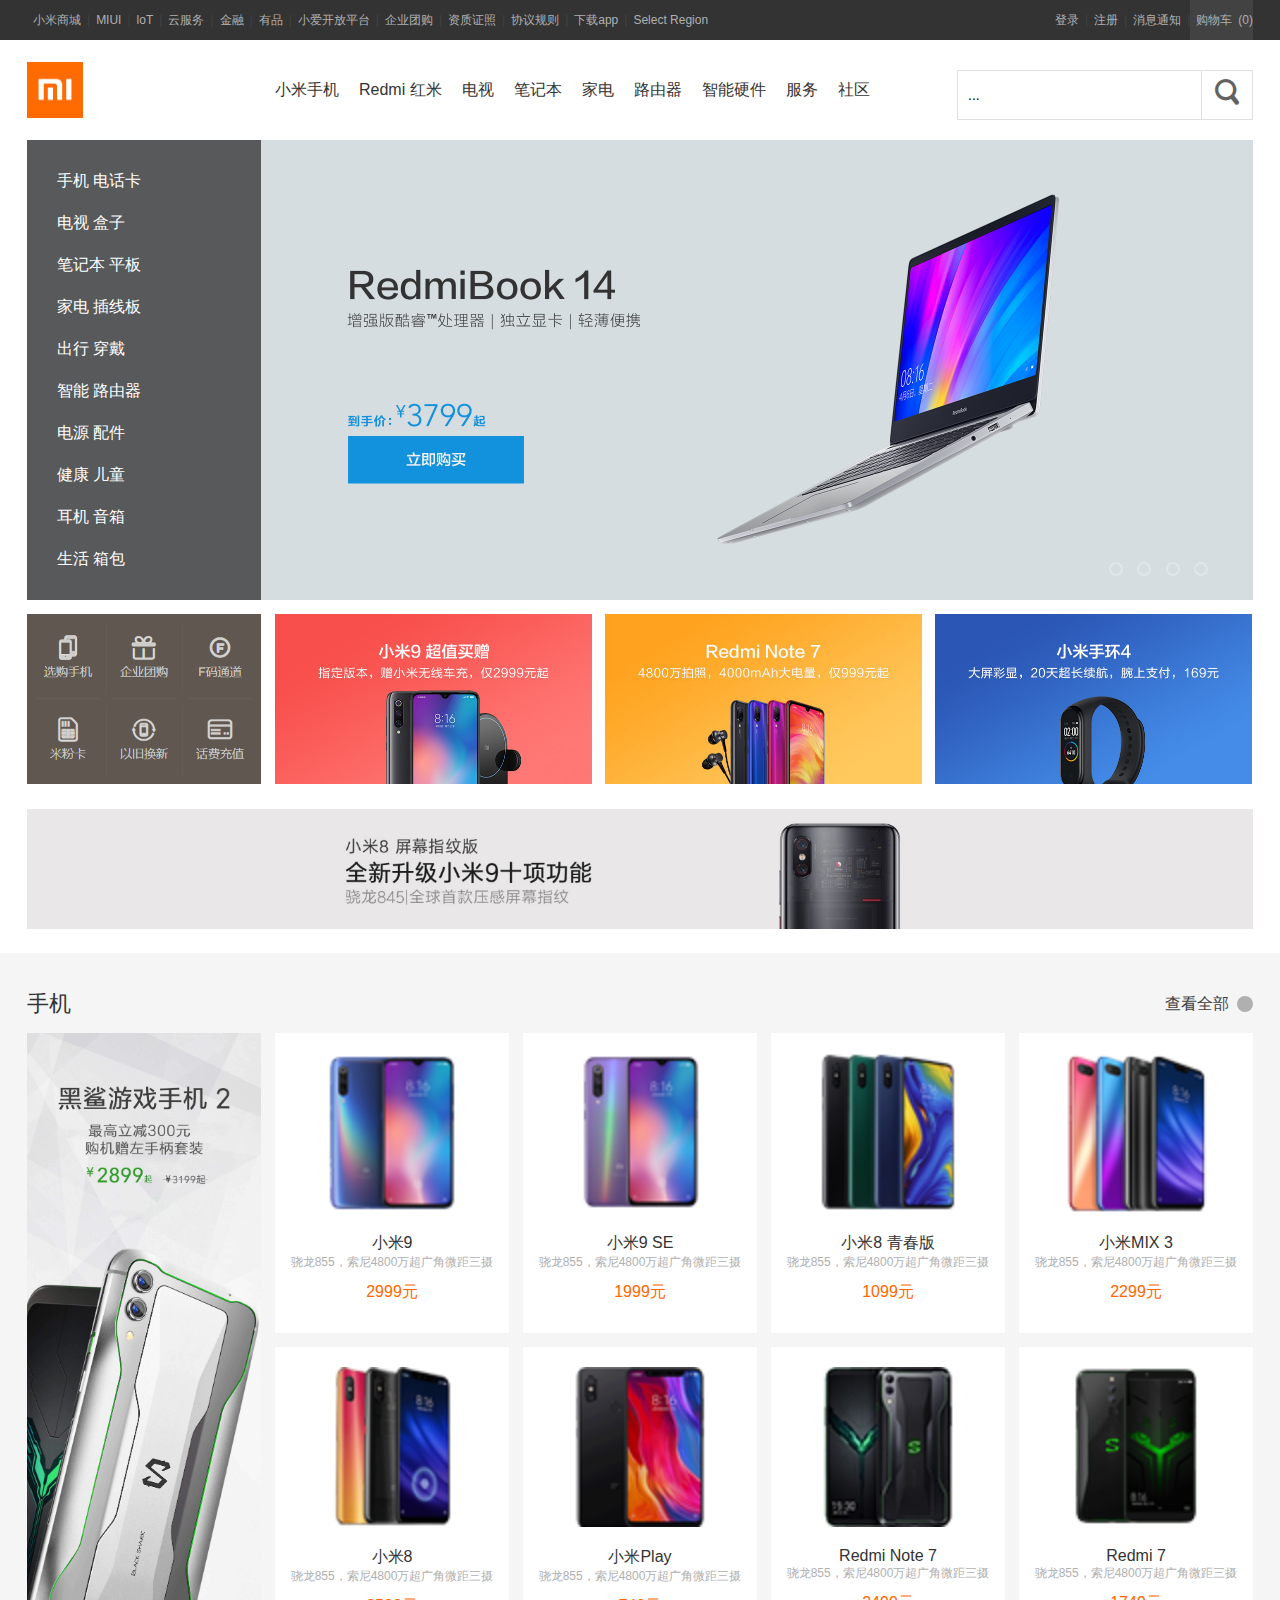
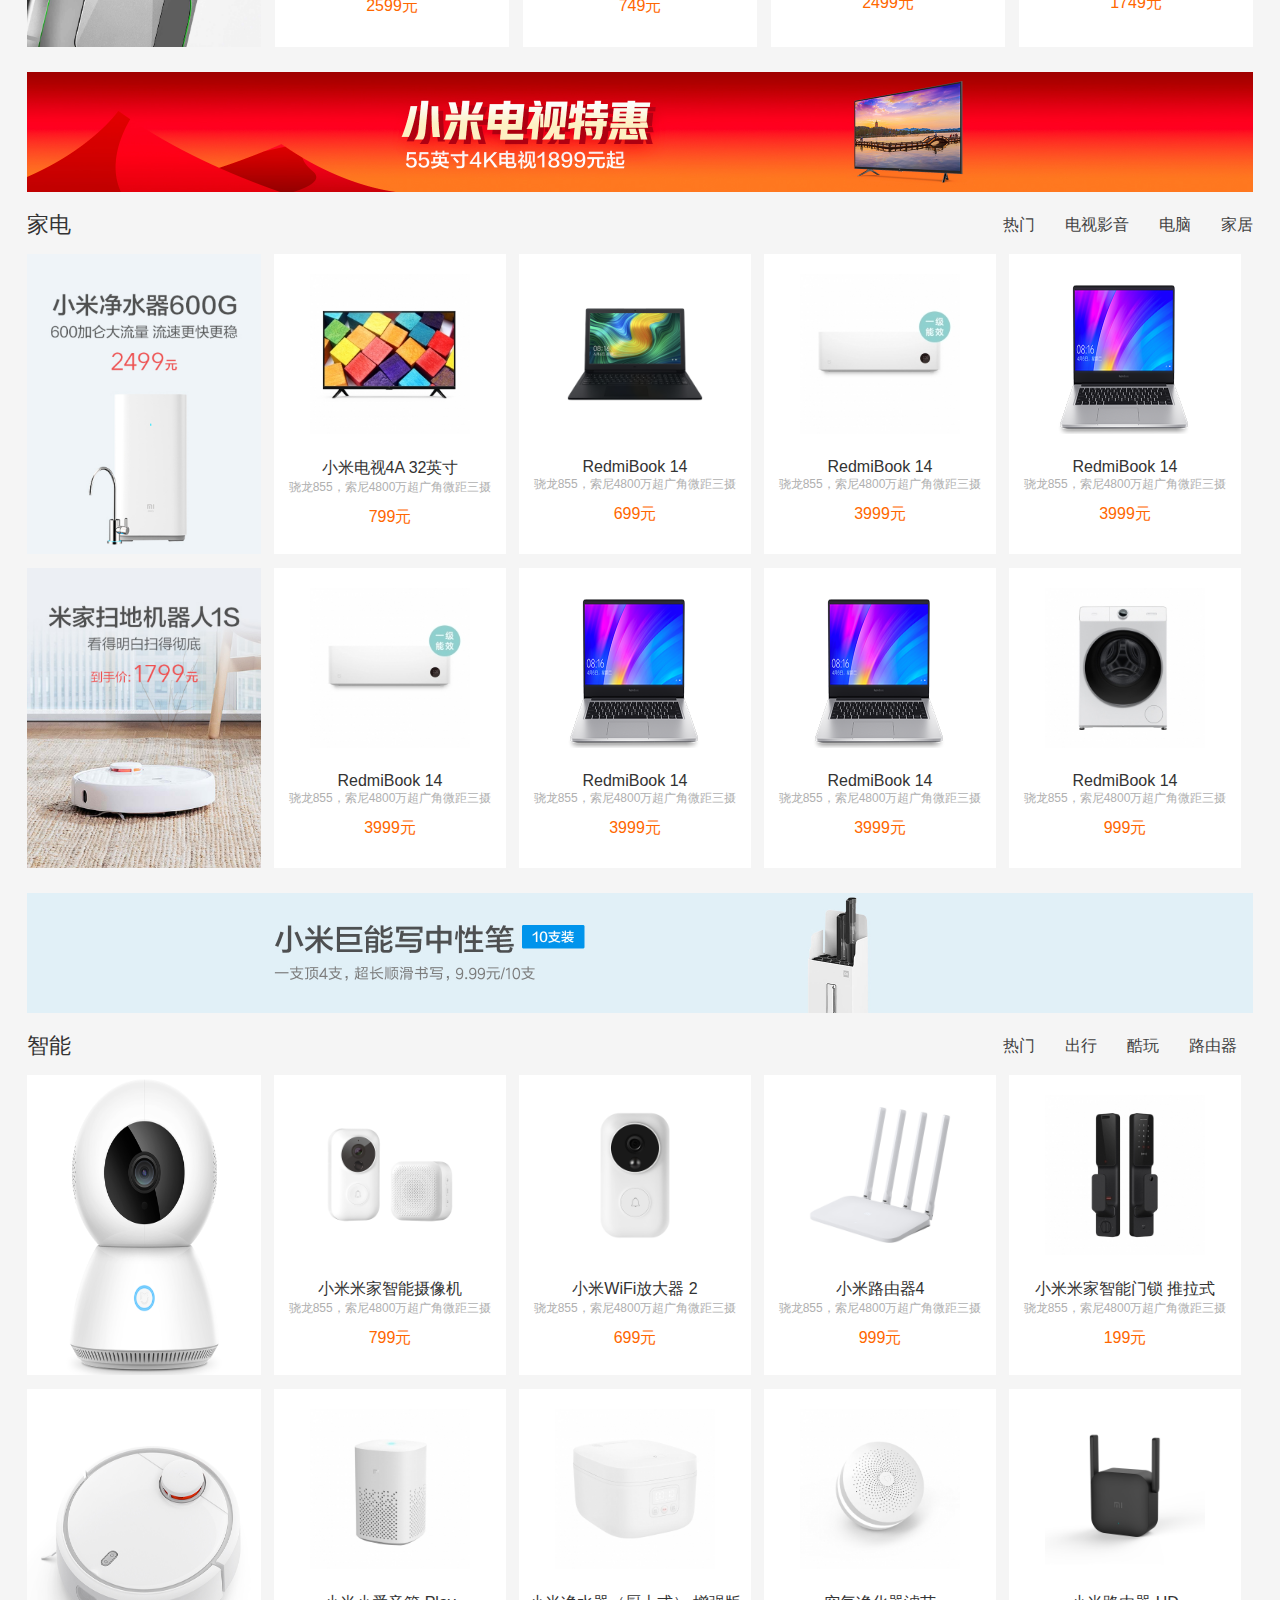
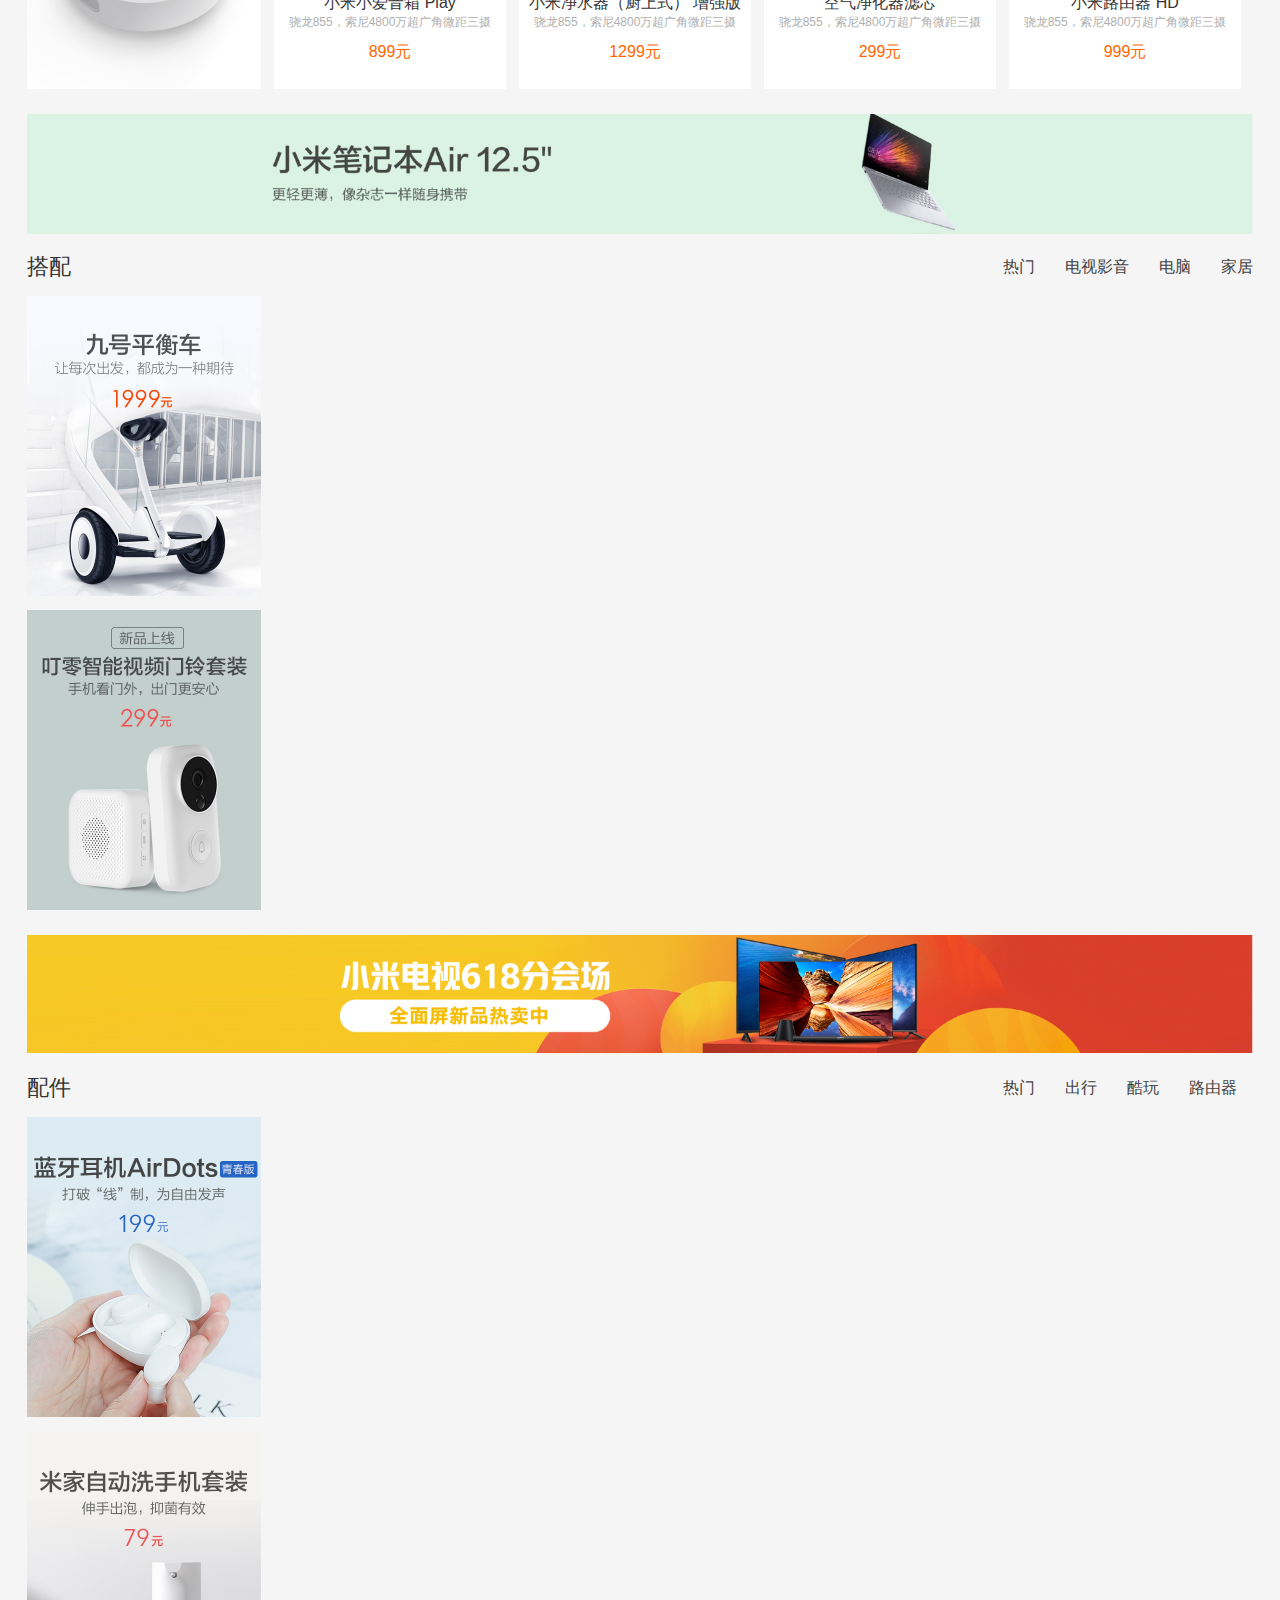
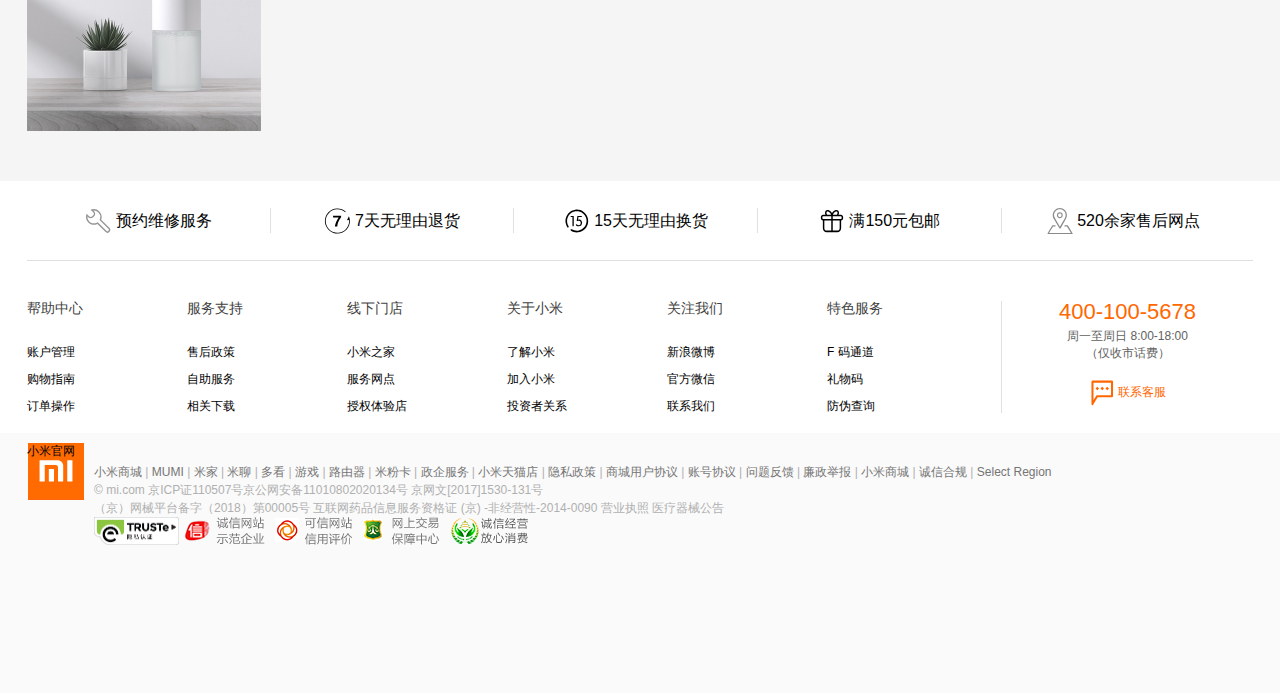
<file: html/index.html>
<!DOCTYPE html>
<html lang="en">

<head>
    <meta charset="UTF-8">
    <meta name="viewport" content="width=device-width, initial-scale=1.0">
    <meta http-equiv="X-UA-Compatible" content="ie=edge">
    <title>Document</title>
    <link href="../css/index.css" rel="stylesheet" type="text/css">
    <style type="text/css">
        .icon {
            width: 26px;
            height: 26px;
            fill: currentColor;
            overflow: hidden;
            line-height: 26px;
            display: inline-block;
            vertical-align: top;
        }

        .i {
            width: 26px;
            height: 26px;
            fill: currentColor;
            overflow: hidden;
            line-height: 20px;
            display: inline-block;
            vertical-align: middle;
        }
    </style>
</head>

<body>
    <!-- 导航部分 -->
    <div class="bg_nav clearfix">
        <div class="_nav">
            <div class="nav banline">
                <ul class="nav_l">
                    <li><a href="">小米商城</a><span>|</span></li>
                    <li><a href="">MIUI</a><span>|</span></li>
                    <li><a href="">loT</a><span>|</span></li>
                    <li><a href="">云服务</a><span>|</span></li>
                    <li><a href="">金融</a><span>|</span></li>
                    <li><a href="">有品</a><span>|</span></li>
                    <li><a href="">小爱开放平台</a><span>|</span></li>
                    <li><a href="">企业团购</a><span>|</span></li>
                    <li><a href="">资质证照</a><span>|</span></li>
                    <li><a href="">协议规则</a><span>|</span></li>
                    <li><a href="">下载app</a><span>|</span></li>
                    <li><a href="">Select Region</a></li>
                </ul>
                <ul class="nav_r">
                    <li><a href="login.html" id="login">登录</a><span>|</span></li>
                    <li><a href=register.html" id="register">注册</a><span>|</span></li>
                    <li><a href="">消息通知</a><span>|</span></li>
                    <!-- 购物车 -->
                    <li class="shop_car">
                        <a href="shopcar.html">购物车<span class="price">(0)</span></a>
    
                        <ul class="shop ">
                            <li></li>
                        </ul>
    
                    </li>
                </ul>
            </div>
        </div>
        <!-- 导航第二层 -->
        <div class="header">
            <div class="container banline">
                <div class="logo">
                    <a href="//www.mi.com/index.html" title="小米官网" alt="">
                        <img src="../images/logo-footer.png">
                    </a>
                </div>
                <ul class="h_nav">
                    <li><a href="">小米手机</a></li>
                    <li><a href="">Redmi 红米</a></li>
                    <li><a href="">电视</a></li>
                    <li><a href="">笔记本</a></li>
                    <li><a href="">家电</a></li>
                    <li><a href="">路由器</a></li>
                    <li><a href="">智能硬件</a></li>
                    <li><a href="">服务</a></li>
                    <li><a href="">社区</a></li>
                </ul>
               
                <!-- 导航第二层右边部分 -->
                <div class="h_form">
                    <form action="" method="GET" id="m_search" class="m_sear"></form>

                    <input type="text" id="search" name="" class="search_text" value="...">
                    <button id="btn" class="s_btn"><a href=""><img src="../images/search.png"></a></button>
                    </form>
                    <!--  搜索框 -->
                    <div class="se_list">
                        <ul class="search_list">
                            <li><a href="javascript::">小米 9</a></li>
                            <li><a href="javascript::">Redmi K20 pro</a></li>
                            <li><a href="javascript::">Redmi K20</a></li>
                            <li><a href="javascript::">Redmi Note 7 pro</a></li>
                            <li><a href="javascript::">Redmi Note 7</a></li>
                            <li><a href="javascript::">小米电视4c</a></li>
                            <li><a href="javascript::">电视32英寸</a></li>
                            <li><a href="javascript::">笔记本Pro</a></li>
                            <li><a href="javascript::">小爱音箱</a></li>
                            <li><a href="javascript::">净水器</a></li>
                        </ul>
                    </div>
                </div>
            </div>
            <div id="nav_card">
                <ul class="p_card banline">
                    <!-- <li class="first">
                        <a id="card_phone " href=""><img src="../images/pic_002.png" alt=""></a>
                        <div class="card_title">小米9</div>
                        <p class="price card_p">2999元</p>
                    </li> -->


                </ul>
            </div>
        </div>
        <!-- 轮播部分 -->
        <div class="ban clearfix">
            <div class="box banline">
                <ul class="banner ">
                    <li><a href=""><img src="../images/pic_067.jpg" alt=""></a></li>
                    <li><a href=""><img src="../images/pic_068.jpg" alt=""></a></li>
                    <li><a href=""><img src="../images/pic_069.jpg" alt=""></a></li>
                    <li><a href=""><img src="../images/pic_070.jpg" alt=""></a></li>
                </ul>
                <ul class="title">
                    <li><a href="" class="current"></a></li>
                    <li><a href=""></a></li>
                    <li><a href=""></a></li>
                    <li><a href=""></a></li>
                </ul>
                <ol class="categroy">
                    <li id="pho"><a href="">手机 电话卡</a> </li>
                    <li><a href="">电视 盒子</a></li>
                    <li><a href="">笔记本 平板</a></li>
                    <li><a href="">家电 插线板</a></li>
                    <li><a href="">出行 穿戴</a></li>
                    <li><a href="">智能 路由器</a></li>
                    <li><a href="">电源 配件</a></li>
                    <li><a href="">健康 儿童</a></li>
                    <li><a href="">耳机 音箱</a></li>
                    <li><a href="">生活 箱包</a></li>
                </ol>
                <div class="ban_card " id="phe">
                    <ul>
                        <li>
                            <a href=""><img src="../images/pic_002.png" alt=""></a>
                            <span>小米 9</span>
                        </li>
                        <li>
                            <a href=""><img src="../images/pic_003.png" alt=""></a>
                            <span>小米 8</span>
                        </li>
                        <li>
                            <a href=""><img src="../images/pic_004.png" alt=""></a>
                            <span>小米 9 pro</span>
                        </li>
                        <li>
                            <a href=""><img src="../images/pic_005.png" alt=""></a>
                            <span>小米 Note 7</span>
                        </li>
                        <li>
                            <a href=""><img src="../images/pic_006.png" alt=""></a>
                            <span>小米 Note 7 pro</span>
                        </li>
                        <li>
                            <a href=""><img src="../images/pic_007.png" alt=""></a>
                            <span>小米 Mix3</span>
                        </li>
                        <li>
                            <a href=""><img src="../images/pic_008.png" alt=""></a>
                            <span>小米 2s</span>
                        </li>

                    </ul>
                    <ul>
                        <li>
                            <a href=""><img src="../images/pic_003.png" alt=""></a>
                            <span>小米 8</span>
                        </li>

                        <li>
                            <a href=""><img src="../images/pic_004.png" alt=""></a>
                            <span>小米 9 pro</span>
                        </li>
                        <li>
                            <a href=""><img src="../images/pic_002.png" alt=""></a>
                            <span>小米 9</span>
                        </li>
                        <li>
                            <a href=""><img src="../images/pic_005.png" alt=""></a>
                            <span>小米 Note 7</span>
                        </li>
                        <li>
                            <a href=""><img src="../images/pic_008.png" alt=""></a>
                            <span>小米 2s</span>
                        </li>
                        <li>
                            <a href=""><img src="../images/pic_006.png" alt=""></a>
                            <span>小米 Note 7 pro</span>
                        </li>
                        <li>
                            <a href=""><img src="../images/pic_007.png" alt=""></a>
                            <span>小米 Mix3</span>
                        </li>
                    </ul>
                    <ul>
                        <li>
                            <a href=""><img src="../images/pic_002.png" alt=""></a>
                            <span>小米 9</span>
                        </li>
                        <li>
                            <a href=""><img src="../images/pic_006.png" alt=""></a>
                            <span>小米 Note 7 pro</span>
                        </li>
                        <li>
                            <a href=""><img src="../images/pic_003.png" alt=""></a>
                            <span>小米 8</span>
                        </li>
                        <li>
                            <a href=""><img src="../images/pic_004.png" alt=""></a>
                            <span>小米 9 pro</span>
                        </li>
                        <li>
                            <a href=""><img src="../images/pic_005.png" alt=""></a>
                            <span>小米 Note 7</span>
                        </li>

                        <li>
                            <a href=""><img src="../images/pic_007.png" alt=""></a>
                            <span>小米 Mix3</span>
                        </li>
                        <li>
                            <a href=""><img src="../images/pic_008.png" alt=""></a>
                            <span>小米 2s</span>
                        </li>
                    </ul>
                </div>
            </div>

            <div class="home_sub banline">
                <div class="home_l">
                    <img src="../images/xuangou.png" alt="">
                </div>
                <div class="home_r">
                    <ul>
                        <li>
                            <a href=""><img src="../images/pic_071.jpg" alt=""></a>
                        </li>
                        <li>
                            <a href=""><img src="../images/pic_072.jpg" alt="" </a> </li> <li>
                                <a href="">
                                    <img src="../images/pic_073.jpg" alt="">
                                </a>
                        </li>
                    </ul>
                </div>
            </div>
        </div>

        <div class="home-ban clearfix">
            <div class="mi banline">
                <img src="../images/pic_ban.png" alt="">
            </div>
        </div>
        <div class="main clearfix">
            <div class="home_main banline">
                <div class="phone">
                    <div class="p_top">
                        <span>手机</span>
                        <div><a href="">查看全部<span></span></a></div>
                    </div>
                    <div class="p_con_l"><a href=""><img src="../images/pic_096.jpg" alt=""></a></div>
                    <div class="p_con_r">
                        <ul class="p_con_u_list " id="sj-ul">
                            <!-- <li>
                                <img src="../images/pic_101.png" alt="">
                                <a href="">小米9 6GB+128GB</a>
                                <p>骁龙855，索尼4800万超广角微距三摄</p>
                                <p><span>2999</span>元</p>
                            </li> -->
                            
                        </ul>
                    </div>
                </div>
            </div>
            <div class="home-ban">
                <div class="mi banline">
                    <img src="../images/xmtv.jpg" alt="">
                </div>
            </div>
            <div class="banline">
                <div class="house">
                    <div class="h_top">
                        <span>家电</span>
                        <ul id="jd-title">
                            <li><a href="">热门</a></li>
                            <li><a href="">电视影音</a></li>
                            <li><a href="">电脑</a></li>
                            <li><a href="">家居</a></li>
                        </ul>

                    </div>
                    <div class="h_con_l">
                        <a href=""><img src="../images/mi_06.png" alt=""></a>
                        <a href=""><img src="../images/mi_09.png" alt=""></a>
                    </div>
                    <div class="h_con_r">
                        <ul class="h_con_u_list " id="jd-ul">
                            <!-- <li>
                                <img src="../images/pic_002.png" alt="">
                                <a href="">小米9 6GB+128GB</a>
                                <p>骁龙855，索尼4800万超广角微距三摄</p>
                                <p><span>2999</span>元</p>
                            </li> -->
                        </ul>
                    </div>
                </div>
            </div>
            <div class="home-ban">
                <div class="mi banline">
                    <img src="../images/home-ban-mi.jpg" alt="">
                </div>
            </div>
            <div class="banline">
                <div class="house">
                    <div class="h_top">
                        <span>智能</span>
                        <ul id="zn-title">
                            <li><a href="">热门</a></li>
                            <li><a href="">出行</a></li>
                            <li><a href="">酷玩</a></li>
                            <li><a href="">路由器</a></li>
                        </ul>

                    </div>
                    <div class="h_con_l">
                        <a href=""><img src="../images/pic_086.jpg" alt=""></a>
                        <a href=""><img src="../images/pic_092.jpg" alt=""></a>
                    </div>
                    <div class="h_con_r">
                        <ul class="h_con_u_list " id="zn-ul">
                            <!-- <li>
                                <img src="../images/pic_002.png" alt="">
                                <a href="">小米9 6GB+128GB</a>
                                <p>骁龙855，索尼4800万超广角微距三摄</p>
                                <p><span>2999</span>元</p>
                            </li> -->
                        </ul>
                    </div>
                </div>
            </div>
            <div class="home-ban">
                <div class="mi banline">
                    <img src="../images/mi_14.png" alt="">
                </div>
            </div>
            <div class="banline">
                <div class="house">
                    <div class="h_top">
                        <span>搭配</span>
                        <ul id="dp-title">
                            <li><a href="">热门</a></li>
                            <li><a href="">电视影音</a></li>
                            <li><a href="">电脑</a></li>
                            <li><a href="">家居</a></li>
                        </ul>

                    </div>
                    <div class="h_con_l">
                        <a href=""><img src="../images/dp-01.jpg" alt=""></a>
                        <a href=""><img src="../images/dp-02.jpg" alt=""></a>
                    </div>
                    <div class="h_con_r">
                        <ul class="h_con_u_list" id="jd-ul">
                            <!-- <li>
                                <img src="../images/pic_002.png" alt="">
                                <a href="">小米9 6GB+128GB</a>
                                <p>骁龙855，索尼4800万超广角微距三摄</p>
                                <p><span>2999</span>元</p>
                            </li> -->
                        </ul>
                    </div>
                </div>
            </div>
            <div class="home-ban">
                <div class="mi banline">
                    <img src="../images/mi_11.png" alt="">
                </div>
            </div>
            <div class="banline" style="margin-bottom: 50px">
                <div class="house">
                    <div class="h_top">
                        <span>配件</span>
                        <ul id="zn-title">
                            <li><a href="">热门</a></li>
                            <li><a href="">出行</a></li>
                            <li><a href="">酷玩</a></li>
                            <li><a href="">路由器</a></li>
                        </ul>

                    </div>
                    <div class="h_con_l">
                        <a href=""><img src="../images/pj-01.jpg" alt=""></a>
                        <a href=""><img src="../images/pj-02.jpg" alt=""></a>
                    </div>
                    <div class="h_con_r">
                        <ul class="h_con_u_list " id="zn-ul">
                            <!-- <li>
                                <img src="../images/pic_002.png" alt="">
                                <a href="">小米9 6GB+128GB</a>
                                <p>骁龙855，索尼4800万超广角微距三摄</p>
                                <p><span>2999</span>元</p>
                            </li> -->
                        </ul>
                    </div>
                </div>
            </div>
        </div>
        <div style="clear: both;"></div>
    </div>
    <footer class=" foot clearfix">
        <div class="container banline ">
            <div class="site-top banline clearfix">
                <ul class="site-ul ">
                    <li class="site-fir">
                        <span>
                            <svg class="icon" aria-hidden="true">
                                <use xlink:href="#icon-xiulixian"></use>
                            </svg>
                        </span>

                        <span>预约维修服务</span>
                    </li>
                    <li>
                        <span>
                            <svg class="icon" aria-hidden="true">
                                <use xlink:href="#icon-sevenday"></use>
                            </svg>
                        </span>
                        <span>7天无理由退货</span>
                    </li>
                    <li>
                        <span>
                            <svg class="icon" aria-hidden="true">
                                <use xlink:href="#icon-tianwuliyoutuihuo"></use>
                            </svg>
                        </span>
                        <span>15天无理由换货</span>
                    </li>
                    <li>
                        <span>
                            <svg class="icon" aria-hidden="true">
                                <use xlink:href="#icon-xinshoudalibao"></use>
                            </svg>
                        </span>
                        <span>满150元包邮</span>
                    </li>
                    <li>
                        <span>
                            <svg class="icon" aria-hidden="true">
                                <use xlink:href="#icon-zhandiandizhi"></use>
                            </svg>
                        </span>
                        <span>520余家售后网点</span>
                    </li>
                </ul>
            </div>
            <div class="foot-link">
                <dl class="col-links">
                    <dt>帮助中心</dt>
                    <dd>账户管理</dd>
                    <dd>购物指南</dd>
                    <dd>订单操作</dd>
                </dl>
                <dl class="col-links">
                    <dt>服务支持</dt>
                    <dd>售后政策</dd>
                    <dd>自助服务</dd>
                    <dd>相关下载</dd>
                </dl>
                <dl class="col-links">
                    <dt>线下门店</dt>
                    <dd>小米之家</dd>
                    <dd>服务网点</dd>
                    <dd>授权体验店</dd>
                </dl>
                <dl class="col-links">
                    <dt>关于小米</dt>
                    <dd>了解小米</dd>
                    <dd>加入小米</dd>
                    <dd>投资者关系</dd>
                </dl>
                <dl class="col-links">
                    <dt>关注我们</dt>
                    <dd>新浪微博</dd>
                    <dd>官方微信</dd>
                    <dd>联系我们</dd>
                </dl>
                <dl class="col-links">
                    <dt>特色服务</dt>
                    <dd>F 码通道</dd>
                    <dd>礼物码</dd>
                    <dd>防伪查询</dd>
                </dl>
                <div class="col-concat">
                    <p class="phone">400-100-5678</p>
                    <p class="">
                        周一至周日 8:00-18:00
                        <br>
                        （仅收市话费）
                    </p>
                    <a href="" class="btn btn-line-primary btn-small">
                        <svg class="i" aria-hidden="true">
                            <use xlink:href="#icon-lianxikefu"></use>
                        </svg>
                        联系客服
                    </a>
                </div>
            </div>
        </div>
    </footer>
    <div class="site-info clearfix">
        <div class="container">
            <div class="logo ir">小米官网</div>
            <div class="info-text">
                <p class="sites">
                    <a href="">小米商城</a>
                    <span class="seq">|</span>
                    <a href="">MUMI</a>
                    <span class="seq">|</span>
                    <a href="">米家</a>
                    <span class="seq">|</span>
                    <a href="">米聊</a>
                    <span class="seq">|</span>
                    <a href="">多看</a>
                    <span class="seq">|</span>
                    <a href="">游戏</a>
                    <span class="seq">|</span>
                    <a href="">路由器</a>
                    <span class="seq">|</span>
                    <a href="">米粉卡</a>
                    <span class="seq">|</span>
                    <a href="">政企服务</a>
                    <span class="seq">|</span>
                    <a href="">小米天猫店</a>
                    <span class="seq">|</span>
                    <a href="">隐私政策</a>
                    <span class="seq">|</span>
                    <a href="">商城用户协议</a>
                    <span class="seq">|</span>
                    <a href="">账号协议</a>
                    <span class="seq">|</span>
                    <a href="">问题反馈</a>
                    <span class="seq">|</span>
                    <a href="">廉政举报</a>
                    <span class="seq">|</span>
                    <a href="">小米商城</a>
                    <span class="seq">|</span>
                    <a href="">诚信合规</a>
                    <span class="seq">|</span>
                    <a href="">Select Region</a>
                </p>
                <p>
                    © mi.com 京ICP证110507号京公网安备11010802020134号 京网文[2017]1530-131号
                    <br>
                    （京）网械平台备字（2018）第00005号 互联网药品信息服务资格证 (京) -非经营性-2014-0090 营业执照 医疗器械公告
                </p>
                <div class="info-links">
                    <img src="../images/truste.png" alt="诚信网站" class="trust">
                    <img src="../images/v-logo-2.png" alt="诚信网站">
                    <img src="../images/v-logo-1.png" alt="诚信网站">
                    <img src="../images/v-logo-3.png" alt="诚信网站">
                    <img src="../images/ba.png" alt="诚信网站">
                </div>
            </div>
        </div>
    </div> 
</body>

</html>
<script src="../js/require.js" data-main="../js/index"></script>
<script src="../js/iconfont.js"></script>
</file>
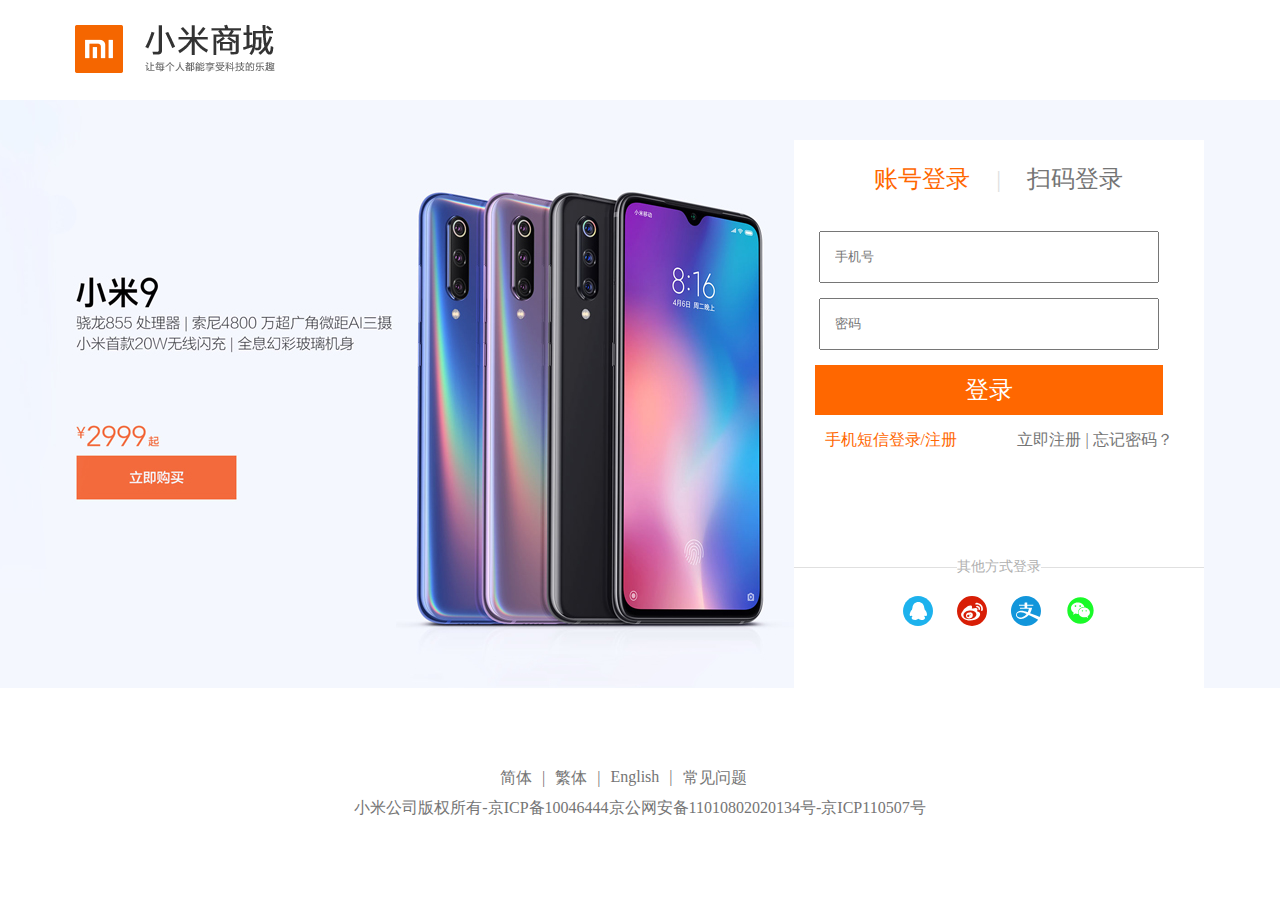
<file: html/login.html>
<!DOCTYPE html>
<html lang="en">

<head>
    <meta charset="UTF-8">
    <meta name="viewport" content="width=device-width, initial-scale=1.0">
    <meta http-equiv="X-UA-Compatible" content="ie=edge">
    <title>Document</title>
    <link rel="stylesheet" type="text/css" href="../css/login.css">
    <script src="../js/iconfont.js"></script>
    <style type="text/css">
        .icon {
            width: 30px;
            height: 30px;
            fill: currentColor;
            overflow: hidden;
            display:inline-block;
            vertical-align:top;
        }
    </style>
</head>

<body>
    <div class="head">
        <header class="h"></header>
    </div>

    <main class="main">
        <div class="form">
            <div class="log_h">
                <span class="count">账号登录</span>
                <span class="line">|</span>
                <span class="log">扫码登录</span>
            </div>
            <div class="tab_log">
                <div class="scan">
                    <div><img src="../images/pic_001.png" alt=""></div>
                </div>
                <div class="form_main">
                    <div class="inp">
                        <input type="text" id="log_name" placeholder="手机号">
                        <input type="password" id="log_pwd" placeholder="密码">
                        <input type="button" value="登录" id="log_btn">
                    </div>
                    <div class="other_panel">
                        <span class="log_p">手机短信登录/注册</span>
                        <span class="reg_p">立即注册 | 忘记密码？</span>
                    </div>
                </div>
                <div class="other_log">
                    <fieldset class="fied">
                        <legend class="leg">其他方式登录</legend>
                    </fieldset>
                    <div class="app_log">
                        <span>
                            <svg class="icon" aria-hidden="true">
                                <use xlink:href="#icon-QQ"></use>
                            </svg>
                        </span>
                        <span>
                            <svg class="icon" aria-hidden="true">
                                <use xlink:href="#icon-weibo"></use>
                            </svg>
                        </span>
                        <span>
                            <svg class="icon" aria-hidden="true">
                                <use xlink:href="#icon-zhifubao"></use>
                            </svg>
                        </span>
                        <span>
                            <svg class="icon" aria-hidden="true">
                                <use xlink:href="#icon-weixin"></use>
                            </svg>
                        </span>
                    </div>
                </div>
            </div>
        </div>
    </main>
    <div class="foot">
        <ul class="foot_list">
            <li><a href="">简体</a>|</li>
            <li><a href="">繁体</a>|</li>
            <li><a href="">English</a>|</li>
            <li><a href="">常见问题</a></li>
        </ul>
        <p>小米公司版权所有-京ICP备10046444京公网安备11010802020134号-京ICP110507号</p>
    </div>

</body>

</html>
<script src="../js/require.js" data-main="../js/reg_log"></script>
</file>
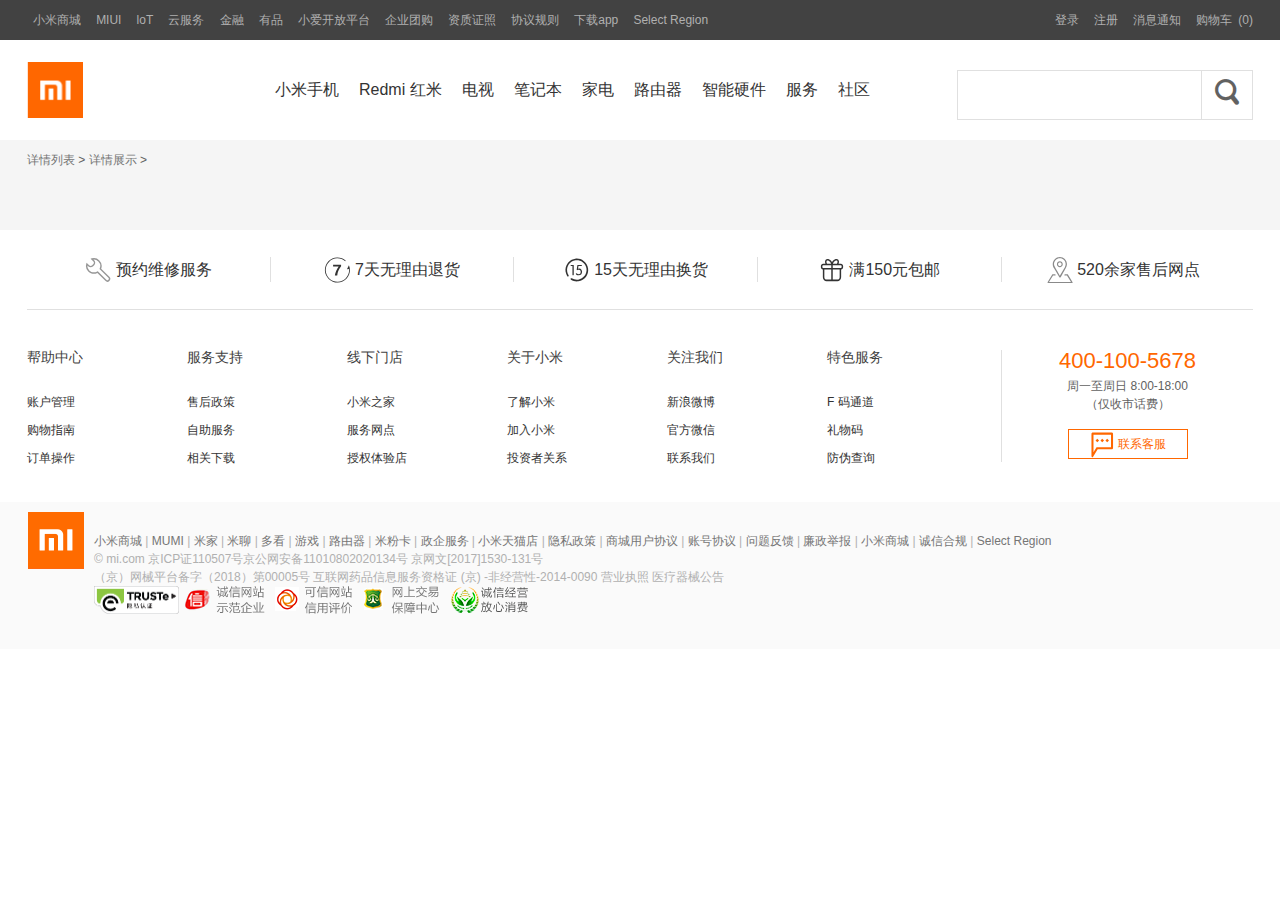
<file: html/page.html>
<!DOCTYPE html>
<html lang="en">

<head>
    <meta charset="UTF-8">
    <meta name="viewport" content="width=device-width, initial-scale=1.0">
    <meta http-equiv="X-UA-Compatible" content="ie=edge">
    <title>Document</title>
    <script src="../js/iconfont.js"></script>
    <link rel="stylesheet" type="text/css" href="../css/page.css">

    <style type="text/css">
        .icon {
            width: 26px;
            height: 26px;
            fill: currentColor;
            overflow: hidden;
            line-height: 26px;
            display: inline-block;
            vertical-align: top;
        }

        .i {
            width: 26px;
            height: 26px;
            fill: currentColor;
            overflow: hidden;
            line-height: 20px;
            display: inline-block;
            vertical-align: middle;
        }
    </style>
</head>

<body>
    <header class="head">
        <div class="head_top">
            <div class="nav banline">
                <ul class="nav_l">
                    <li><a href="index.html">小米商城</a><span>|</span></li>
                    <li><a href="">MIUI</a><span>|</span></li>
                    <li><a href="">loT</a><span>|</span></li>
                    <li><a href="">云服务</a><span>|</span></li>
                    <li><a href="">金融</a><span>|</span></li>
                    <li><a href="">有品</a><span>|</span></li>
                    <li><a href="">小爱开放平台</a><span>|</span></li>
                    <li><a href="">企业团购</a><span>|</span></li>
                    <li><a href="">资质证照</a><span>|</span></li>
                    <li><a href="">协议规则</a><span>|</span></li>
                    <li><a href="">下载app</a><span>|</span></li>
                    <li><a href="">Select Region</a></li>
                </ul>
                <ul class="nav_r">
                    <li><a href="../html/login.html">登录</a><span>|</span></li>
                    <li><a href="../html/register.html">注册</a><span>|</span></li>
                    <li><a href="">消息通知</a><span>|</span></li>
                    <li class="shop_car">
                        <a href="shopcar.html">购物车<span class="price">(0)</span></a>
                        <ul class="shop ">
                            <li></li>
                        </ul>
                    </li>
                </ul>

            </div>
        </div>
        <div class="header">
            <div class="container banline">
                <div class="logo">
                    <a href="index.html" title="小米官网" alt="">
                        <img src="../images/mi_ogo.png">
                    </a>
                </div>
                <ul class="h_nav">
                    <li><a href="">小米手机</a></li>
                    <li><a href="">Redmi 红米</a></li>
                    <li><a href="">电视</a></li>
                    <li><a href="">笔记本</a></li>
                    <li><a href="">家电</a></li>
                    <li><a href="">路由器</a></li>
                    <li><a href="">智能硬件</a></li>
                    <li><a href="">服务</a></li>
                    <li><a href="">社区</a></li>
                </ul>

                <div class="h_form">
                    <form action="" method="GET" id="m_search" class="m_sear">
                        <input type="text" id="search" name="" class="search_text" value="">
                        <button id="btn" class="s_btn"><a href="javascript::"><img
                                    src="../images/search.png"></a></button>
                    </form>
                    <div class="se_list">
                        <ul class="search_list">
                            <li>小米 9</li>
                            <li><a href="javascript::">Redmi K20 pro</a></li>
                            <li><a href="">Redmi K20</a></li>
                            <li><a href="">Redmi Note 7 pro</a></li>
                            <li><a href="">Redmi Note 7</a></li>
                            <li><a href="">小米电视4c</a></li>
                            <li><a href="">电视32英寸</a></li>
                            <li><a href="">笔记本Pro</a></li>
                            <li><a href="">小爱音箱</a></li>
                            <li><a href="">净水器</a></li>
                        </ul>
                    </div>
                </div>
            </div>
        </div>
        <div id="nav_card" style="display: none;">
            <ul class="p_card banline">
                <!-- <li class="first">
                    <div id="card_phone " href=""><img src="../images/pic_002.png" alt=""></div>
                    <div class="card_title">小米9</div>
                    <p class="price card_p">2999元</p>
                </li> -->
            </ul>
        </div>
    </header>
    <div class="breadcrumbs">
        <div class="container">
            <a href="">详情列表</a>
            <span class="seq">></span>
            <a href="">详情展示</a>
            <span class="seq">></span>
            <span id="tip"></span>
        </div>
    </div>
    <main class="goods-detail">
        <div class="goods-detail-wrap">
            <div class="goods-detail-info clearfix">
                <div class="container">
                    <div class="row">
                        <div class=" goods-detail-left-info">
                            <div class="goods-pic-box  " id="J_mi_goodsPicBox">
                                <div class="goods-big-pic ">
                                    <img src="//i8.mifile.cn/a1/pms_1550474768.50451865.jpg" class="J_goodsBigPic"
                                        id="J_BigPic">
                                </div>

                                <div class="goods-small-pic clearfix">
                                    <ul id="goodsPicList">
                                        <li class="current"><img src="//i8.mifile.cn/a1/pms_1550474768.50451865.jpg"
                                                data-src="//i8.mifile.cn/a1/pms_1550474768.50451865.jpg"
                                                data-src-b="//i8.mifile.cn/a1/pms_1550474768.50451865.jpg"></li>
                                    </ul>
                                </div>

                            </div>
                        </div>
                        <div class="goods-info-rightbox">
                            <div class="goods-info-leftborder"></div>
                            <dl class="goods-info-box ">
                                <dt class="goods-info-head">
                                    <dl id="J_goodsInfoBlock">
                                        <dt id="goodsName" class="goods-name">小米9 SE 街头风保护壳</dt>
                                        <dd class="goods-subtitle">
                                            <p> 个性时尚 / 细节出众 / 纤薄轻巧 / 多彩时尚 </p>
                                        </dd>
                                        <dd class="goods-phone-type">
                                            <p> 适用于 小米9 SE</p>
                                        </dd>
                                        <dd class="goods-info-aftersale-company" id="J_aftersaleCompany" type="1"
                                            desc="null">小米自营</dd>
                                        <dd class="goods-info-head-tip">
                                            <ul>
                                                <li class="gift"> <i>赠品</i>赠米粉卡，最高含100元话费 </li>
                                            </ul>
                                        </dd>
                                        <dd class="goods-info-address J_addressWrap address-wrap clearfix">
                                            <div class="user-default-address clearfix" id="J_userDefaultAddress">
                                                <div class="product-status active" id="J_productStatus"> <span
                                                        class="init">正在加载...</span> <span class="sale">有货</span> <span
                                                        class="over">该地区暂时无货</span> <span class="no">该地区暂不支持配送</span>
                                                    <span class="pre">预购</span> <span class="time"></span> </div>
                                                <div class="address-info" style="margin-left: 48px;"><span
                                                        class="item">北京</span><span class="item">北京市</span><span
                                                        class="item">东城区</span><span class="item">安定门街道</span></div> <i
                                                    class="iconfont switch-choose-regions" id="J_switchChooseRegions">
                                                </i>
                                            </div>
                                        </dd>
                                        <dd class="goods-info-head-price clearfix"> <b class="J_mi_goodsPrice">49</b>
                                            <i>&nbsp;元 </i> <del> <span class="J_mi_marketPrice"></span> </del> </dd>
                                        <dd class="goods-info-head-colors clearfix"> <span
                                                class="style-name">颜色：紫色</span>
                                            <div class="clearfix">
                                                <div class="colorli"> <a href="//item.mi.com/1190800018.html"
                                                        class="current" title="紫色" data-stat-id="fd0098d257f2bac4"
                                                        onclick="_msq.push(['trackEvent', '6868575ad8893602-fd0098d257f2bac4', '//item.mi.com/1190800018.html', 'pcpid', '']);">
                                                        <img class="square"
                                                            src="//i1.mifile.cn/a1/pms_1550474768.50451865!38x38.jpg">
                                                    </a> </div>
                                                <div class="colorli"> <a href="//item.mi.com/1190800019.html" class=""
                                                        title="黑色" data-stat-id="1206167b233d7c94"
                                                        onclick="_msq.push(['trackEvent', '6868575ad8893602-1206167b233d7c94', '//item.mi.com/1190800019.html', 'pcpid', '']);">
                                                        <img class="square"
                                                            src="//i1.mifile.cn/a1/pms_1550474775.86353113!38x38.jpg">
                                                    </a> </div>
                                                <div class="colorli"> <a href="//item.mi.com/1190800020.html" class=""
                                                        title="红色" data-stat-id="bb84c13a01f039b3"
                                                        onclick="_msq.push(['trackEvent', '6868575ad8893602-bb84c13a01f039b3', '//item.mi.com/1190800020.html', 'pcpid', '']);">
                                                        <img class="square"
                                                            src="//i1.mifile.cn/a1/pms_1550474771.0794581!38x38.jpg">
                                                    </a> </div>
                                            </div>
                                        </dd>
                                        <dd class="goods-info-head-cart" id="goodsDetailBtnBox">
                                            <div class="buy-wrap"> <a href="//cart.mi.com/cart/add/2190800002"
                                                    id="goodsDetailAddCartBtn"
                                                    class="btn  btn-primary goods-add-cart-btn" data-disabled="false"
                                                    data-gid="2190800002" data-package="0"> 加入购物车 </a> </div> <a
                                                id="goodsDetailCollectBtn" data-isfavorite="false"
                                                class=" btn btn-gray  goods-collect-btn "
                                                data-stat-id="621a346776d07a7e"
                                                onclick="_msq.push(['trackEvent', '6868575ad8893602-621a346776d07a7e', '', 'pcpid', '']);">
                                                <i class="iconfont default"></i> <i class="iconfont red"></i><i
                                                    class="iconfont red J_redCopy"></i>喜欢 </a>
                                        </dd>
                                        <dd class="goods-info-head-policy" id="J_policy">
                                            <a href="javascript:void(0);"title=""> 
                                                <i class="iconfont"></i> 小米自营</a>
                                                <a href="javascript:void(0);" title="由小米发货"> 
                                                    <i class="iconfont"></i>
                                                    小米发货
                                                </a>
                                                <a href="javascript:void(0);" title=""> 
                                                    <i class="iconfont"></i> 7天无理由退货</a>
                                                <a href="javascript:void(0);"title="由小米发货的商品，单笔满150元免运费;特殊商品需要单独收取运费，具体以实际结算金额为准；优惠券等不能抵扣运费金额;"> 
                                                <i class="iconfont"></i> 运费说明</a>
                                        </dd>
                                        <dd class="goods-info-head-userfaq  clearfix">
                                            <ul >
                                                <li class="J_commentIcon" data-href="#goodsComment" data-index="2"> <i
                                                        class="iconfont"></i> 评价<b>885</b> </li>
                                                <li class="J_questionIcon mid" data-href="#goodsFaq" data-index="3"> <i
                                                        class="iconfont"></i> 提问<b>6</b> </li>
                                                <li class="J_commentIcon" id="J_commentSatisfyRate"
                                                    data-href="#goodsComment" data-index="2"> 
                                                    <i class="iconfont"></i>
                                                    满意度<b>95.0%</b> </li>
                                            </ul>
                                        </dd>
                                    </dl>
                                </dt>
                                <dd class="goods-info-foot">
                                    <a href="//list.mi.com/8" data-stat-id="19c142594f3bf9e4"
                                        onclick="_msq.push(['trackEvent', '6868575ad8893602-19c142594f3bf9e4', '//list.mi.com/8', 'pcpid', '']);">
                                        <span class="iconfont"></span>
                                        查看更多保护套/保护壳</a>
                                </dd>
                            </dl>
                        </div>

                    </div>
                </div>

            </div>

        </div>

    </main>

    <footer>
        <div class="container banline ">
            <div class="site-top banline clearfix">
                <ul class="site-ul ">
                    <li class="site-fir">
                        <span>
                            <svg class="icon" aria-hidden="true">
                                <use xlink:href="#icon-xiulixian"></use>
                            </svg>
                        </span>

                        <span>预约维修服务</span>
                    </li>
                    <li>
                        <span>
                            <svg class="icon" aria-hidden="true">
                                <use xlink:href="#icon-sevenday"></use>
                            </svg>
                        </span>
                        <span>7天无理由退货</span>
                    </li>
                    <li>
                        <span>
                            <svg class="icon" aria-hidden="true">
                                <use xlink:href="#icon-tianwuliyoutuihuo"></use>
                            </svg>
                        </span>
                        <span>15天无理由换货</span>
                    </li>
                    <li>
                        <span>
                            <svg class="icon" aria-hidden="true">
                                <use xlink:href="#icon-xinshoudalibao"></use>
                            </svg>
                        </span>
                        <span>满150元包邮</span>
                    </li>
                    <li>
                        <span>
                            <svg class="icon" aria-hidden="true">
                                <use xlink:href="#icon-zhandiandizhi"></use>
                            </svg>
                        </span>
                        <span>520余家售后网点</span>
                    </li>
                </ul>
            </div>
            <div class="foot-link">
                <dl class="col-links">
                    <dt>帮助中心</dt>
                    <dd>账户管理</dd>
                    <dd>购物指南</dd>
                    <dd>订单操作</dd>
                </dl>
                <dl class="col-links">
                    <dt>服务支持</dt>
                    <dd>售后政策</dd>
                    <dd>自助服务</dd>
                    <dd>相关下载</dd>
                </dl>
                <dl class="col-links">
                    <dt>线下门店</dt>
                    <dd>小米之家</dd>
                    <dd>服务网点</dd>
                    <dd>授权体验店</dd>
                </dl>
                <dl class="col-links">
                    <dt>关于小米</dt>
                    <dd>了解小米</dd>
                    <dd>加入小米</dd>
                    <dd>投资者关系</dd>
                </dl>
                <dl class="col-links">
                    <dt>关注我们</dt>
                    <dd>新浪微博</dd>
                    <dd>官方微信</dd>
                    <dd>联系我们</dd>
                </dl>
                <dl class="col-links">
                    <dt>特色服务</dt>
                    <dd>F 码通道</dd>
                    <dd>礼物码</dd>
                    <dd>防伪查询</dd>
                </dl>
                <div class="col-concat">
                    <p class="phone">400-100-5678</p>
                    <p class="">
                        周一至周日 8:00-18:00
                        <br>
                        （仅收市话费）
                    </p>
                    <a href="" class="btn btn-line-primary btn-small">
                        <svg class="i" aria-hidden="true">
                            <use xlink:href="#icon-lianxikefu"></use>
                        </svg>
                        联系客服
                    </a>
                </div>
            </div>
        </div>
    </footer>
    <div class="site-info">
        <div class="container">
            <div class="logo ir">小米官网</div>
            <div class="info-text">
                <p class="sites">
                    <a href="">小米商城</a>
                    <span class="seq">|</span>
                    <a href="">MUMI</a>
                    <span class="seq">|</span>
                    <a href="">米家</a>
                    <span class="seq">|</span>
                    <a href="">米聊</a>
                    <span class="seq">|</span>
                    <a href="">多看</a>
                    <span class="seq">|</span>
                    <a href="">游戏</a>
                    <span class="seq">|</span>
                    <a href="">路由器</a>
                    <span class="seq">|</span>
                    <a href="">米粉卡</a>
                    <span class="seq">|</span>
                    <a href="">政企服务</a>
                    <span class="seq">|</span>
                    <a href="">小米天猫店</a>
                    <span class="seq">|</span>
                    <a href="">隐私政策</a>
                    <span class="seq">|</span>
                    <a href="">商城用户协议</a>
                    <span class="seq">|</span>
                    <a href="">账号协议</a>
                    <span class="seq">|</span>
                    <a href="">问题反馈</a>
                    <span class="seq">|</span>
                    <a href="">廉政举报</a>
                    <span class="seq">|</span>
                    <a href="">小米商城</a>
                    <span class="seq">|</span>
                    <a href="">诚信合规</a>
                    <span class="seq">|</span>
                    <a href="">Select Region</a>
                </p>
                <p>
                    © mi.com 京ICP证110507号京公网安备11010802020134号 京网文[2017]1530-131号
                    <br>
                    （京）网械平台备字（2018）第00005号 互联网药品信息服务资格证 (京) -非经营性-2014-0090 营业执照 医疗器械公告
                </p>
                <div class="info-links">
                    <img src="../images/truste.png" alt="诚信网站" class="trust">
                    <img src="../images/v-logo-2.png" alt="诚信网站">
                    <img src="../images/v-logo-1.png" alt="诚信网站">
                    <img src="../images/v-logo-3.png" alt="诚信网站">
                    <img src="../images/ba.png" alt="诚信网站">
                </div>
            </div>
        </div>
    </div>
</body>

</html>
<script src="../js/jquery.min.js"></script>
<script src="../js/page.js"></script>
</file>
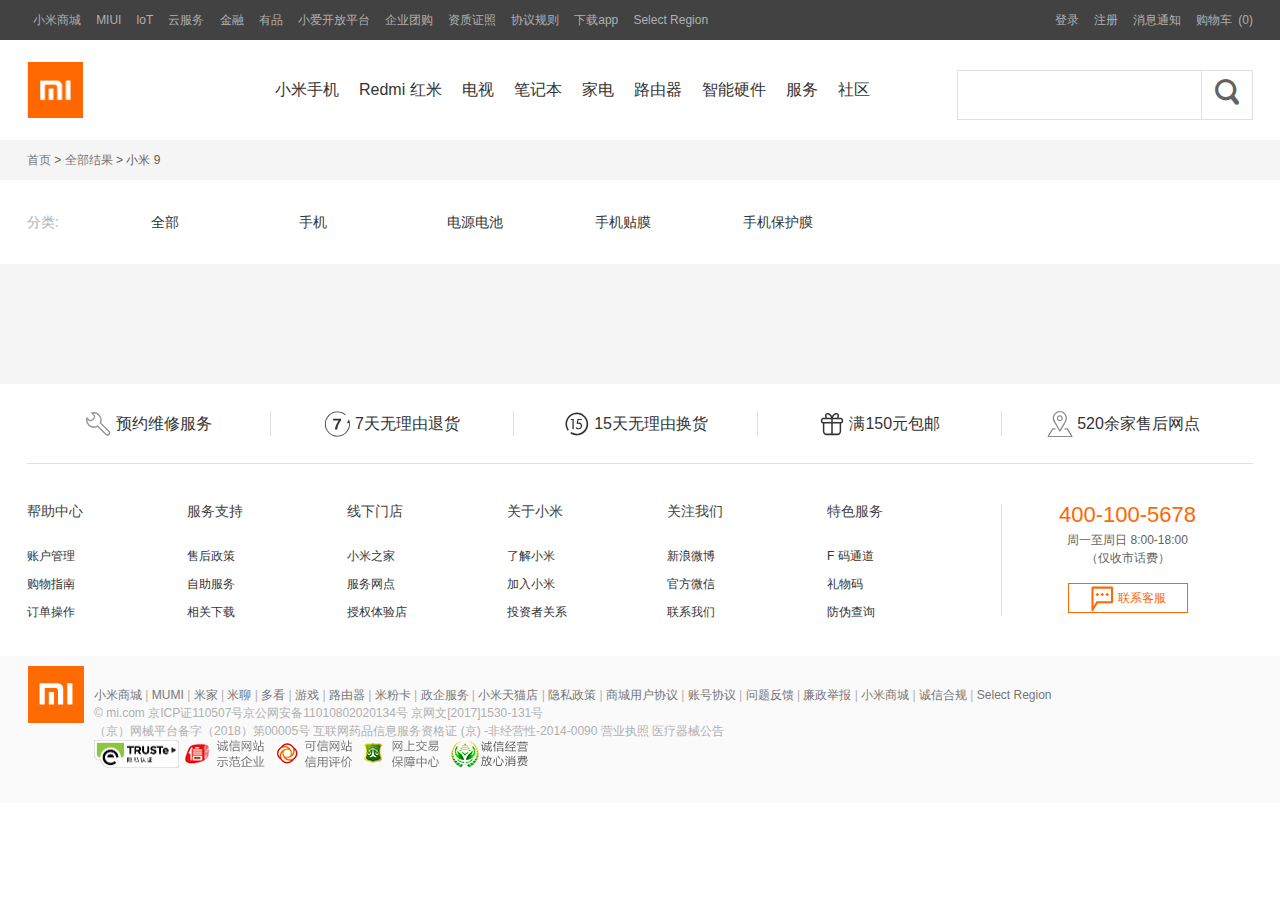
<file: html/phone-search.html>
<!DOCTYPE html>
<html lang="en">

<head>
    <meta charset="UTF-8">
    <meta name="viewport" content="width=device-width, initial-scale=1.0">
    <meta http-equiv="X-UA-Compatible" content="ie=edge">
    <title>Document</title>
    <script src="../js/iconfont.js"></script>
    <link rel="stylesheet" type="text/css" href="../css/phone-search.css">

    <style type="text/css">
        .icon {
            width: 26px;
            height: 26px;
            fill: currentColor;
            overflow: hidden;
            line-height: 26px;
            display: inline-block;
            vertical-align: top;
        }

        .i {
            width: 26px;
            height: 26px;
            fill: currentColor;
            overflow: hidden;
            line-height: 20px;
            display: inline-block;
            vertical-align: middle;
        }
    </style>
</head>

<body>
    <header class="head">
        <div class="head_top">
            <div class="nav banline">
                <ul class="nav_l">
                    <li><a href="index.html">小米商城</a><span>|</span></li>
                    <li><a href="">MIUI</a><span>|</span></li>
                    <li><a href="">loT</a><span>|</span></li>
                    <li><a href="">云服务</a><span>|</span></li>
                    <li><a href="">金融</a><span>|</span></li>
                    <li><a href="">有品</a><span>|</span></li>
                    <li><a href="">小爱开放平台</a><span>|</span></li>
                    <li><a href="">企业团购</a><span>|</span></li>
                    <li><a href="">资质证照</a><span>|</span></li>
                    <li><a href="">协议规则</a><span>|</span></li>
                    <li><a href="">下载app</a><span>|</span></li>
                    <li><a href="">Select Region</a></li>
                </ul>
                <ul class="nav_r">
                    <li><a href="../html/login.html">登录</a><span>|</span></li>
                    <li><a href="../html/register.html">注册</a><span>|</span></li>
                    <li><a href="">消息通知</a><span>|</span></li>
                    <li class="shop_car">
                        <a href="">购物车<span class="price">(0)</span></a>
                        <ul class="shop ">
                            <li></li>
                        </ul>
                    </li>
                </ul>

            </div>
        </div>
        <div class="header">
            <div class="container banline">
                <div class="logo">
                    <a href="index.html" title="小米官网" alt="">
                        <img src="../images/mi_ogo.png">
                    </a>
                </div>
                <ul class="h_nav">
                    <li><a href="">小米手机</a></li>
                    <li><a href="">Redmi 红米</a></li>
                    <li><a href="">电视</a></li>
                    <li><a href="">笔记本</a></li>
                    <li><a href="">家电</a></li>
                    <li><a href="">路由器</a></li>
                    <li><a href="">智能硬件</a></li>
                    <li><a href="">服务</a></li>
                    <li><a href="">社区</a></li>
                </ul>

                <div class="h_form">
                    <form action="" method="GET" id="m_search" class="m_sear">
                        <input type="text" id="search" name="" class="search_text" value="">
                        <button id="btn" class="s_btn"><a href="javascript::"><img
                                    src="../images/search.png"></a></button>
                    </form>
                    <div class="se_list">
                        <ul class="search_list">
                            <li>小米 9</li>
                            <li><a href="javascript::">Redmi K20 pro</a></li>
                            <li><a href="">Redmi K20</a></li>
                            <li><a href="">Redmi Note 7 pro</a></li>
                            <li><a href="">Redmi Note 7</a></li>
                            <li><a href="">小米电视4c</a></li>
                            <li><a href="">电视32英寸</a></li>
                            <li><a href="">笔记本Pro</a></li>
                            <li><a href="">小爱音箱</a></li>
                            <li><a href="">净水器</a></li>
                        </ul>
                    </div>
                </div>
            </div>
        </div>
        <div id="nav_card">
            <ul class="p_card banline">
                <!-- <li class="first">
                    <div id="card_phone " href=""><img src="../images/pic_002.png" alt=""></div>
                    <div class="card_title">小米9</div>
                    <p class="price card_p">2999元</p>
                </li> -->
            </ul>
        </div>
    </header>

    <div class="breadcrumbs">
        <div class="container">
            <a href="">首页</a>
            <span class="seq">></span>
            <a href="">全部结果</a>
            <span class="seq">></span>
            <span id="tip">小米 9</span>
        </div>
    </div>
    <div class="search-filter">
        <div class="filter-wrap" style="display: block;">
            <div class="filter-list" id="J_filterList">
                <ul class="item " id="list-item-class">
                    <span class="lable">分类:</span>
                    <li><a href="">全部</a></li>
                    <li><a href="">手机</a></li>
                    <li><a href="">电源电池</a></li>
                    <li><a href="">手机贴膜</a></li>
                    <li><a href="">手机保护膜</a></li>
                </ul>
            </div>
        </div>
    </div>

    <div class="search-result">
        <div class="result-order">
            <div class="goods-list-box">
                <div class="goods-list clearfix" id="J_goodsList">
                    <!-- <div class="goods-item">
                        <div class="figure figure-img">
                            <a href=""><img src="../images/pic_010.jpg" alt=""></a>
                        </div>
                        <h2 class="title">
                            <a target="_blank" href="">小米9 SE 全网通版 布朗熊限量套装 6GB+128GB 全息幻彩紫</a>
                        </h2>
                        <p class="price">2499元 </p>
                        <div class="thumbs">
                            <ul class="thumb-list">
                                <li width="34" height="34" alt="">
                                    <a href=""><img src="../images/pic_010.jpg" alt=""></a>
                                </li>
                               
                            </ul>
                        </div>

                        <div class="btn-card">
                            <a href="" id="btn-card">加入购物车</a>
                        </div>

                    </div> -->
                </div>
            </div>
        </div>
    </div>

        <footer>
            <div class="container banline ">
                <div class="site-top banline clearfix">
                    <ul class="site-ul ">
                        <li class="site-fir">
                            <span>
                                <svg class="icon" aria-hidden="true">
                                    <use xlink:href="#icon-xiulixian"></use>
                                </svg>
                            </span>

                            <span>预约维修服务</span>
                        </li>
                        <li>
                            <span>
                                <svg class="icon" aria-hidden="true">
                                    <use xlink:href="#icon-sevenday"></use>
                                </svg>
                            </span>
                            <span>7天无理由退货</span>
                        </li>
                        <li>
                            <span>
                                <svg class="icon" aria-hidden="true">
                                    <use xlink:href="#icon-tianwuliyoutuihuo"></use>
                                </svg>
                            </span>
                            <span>15天无理由换货</span>
                        </li>
                        <li>
                            <span>
                                <svg class="icon" aria-hidden="true">
                                    <use xlink:href="#icon-xinshoudalibao"></use>
                                </svg>
                            </span>
                            <span>满150元包邮</span>
                        </li>
                        <li>
                            <span>
                                <svg class="icon" aria-hidden="true">
                                    <use xlink:href="#icon-zhandiandizhi"></use>
                                </svg>
                            </span>
                            <span>520余家售后网点</span>
                        </li>
                    </ul>
                </div>
                <div class="foot-link">
                    <dl class="col-links">
                        <dt>帮助中心</dt>
                        <dd>账户管理</dd>
                        <dd>购物指南</dd>
                        <dd>订单操作</dd>
                    </dl>
                    <dl class="col-links">
                        <dt>服务支持</dt>
                        <dd>售后政策</dd>
                        <dd>自助服务</dd>
                        <dd>相关下载</dd>
                    </dl>
                    <dl class="col-links">
                        <dt>线下门店</dt>
                        <dd>小米之家</dd>
                        <dd>服务网点</dd>
                        <dd>授权体验店</dd>
                    </dl>
                    <dl class="col-links">
                        <dt>关于小米</dt>
                        <dd>了解小米</dd>
                        <dd>加入小米</dd>
                        <dd>投资者关系</dd>
                    </dl>
                    <dl class="col-links">
                        <dt>关注我们</dt>
                        <dd>新浪微博</dd>
                        <dd>官方微信</dd>
                        <dd>联系我们</dd>
                    </dl>
                    <dl class="col-links">
                        <dt>特色服务</dt>
                        <dd>F 码通道</dd>
                        <dd>礼物码</dd>
                        <dd>防伪查询</dd>
                    </dl>
                    <div class="col-concat">
                        <p class="phone">400-100-5678</p>
                        <p class="">
                            周一至周日 8:00-18:00
                            <br>
                            （仅收市话费）
                        </p>
                        <a href="" class="btn btn-line-primary btn-small">
                            <svg class="i" aria-hidden="true">
                                <use xlink:href="#icon-lianxikefu"></use>
                            </svg>
                            联系客服
                        </a>
                    </div>
                </div>
            </div>
        </footer>
        <div class="site-info">
            <div class="container">
                <div class="logo ir">小米官网</div>
                <div class="info-text">
                    <p class="sites">
                        <a href="">小米商城</a>
                        <span class="seq">|</span>
                        <a href="">MUMI</a>
                        <span class="seq">|</span>
                        <a href="">米家</a>
                        <span class="seq">|</span>
                        <a href="">米聊</a>
                        <span class="seq">|</span>
                        <a href="">多看</a>
                        <span class="seq">|</span>
                        <a href="">游戏</a>
                        <span class="seq">|</span>
                        <a href="">路由器</a>
                        <span class="seq">|</span>
                        <a href="">米粉卡</a>
                        <span class="seq">|</span>
                        <a href="">政企服务</a>
                        <span class="seq">|</span>
                        <a href="">小米天猫店</a>
                        <span class="seq">|</span>
                        <a href="">隐私政策</a>
                        <span class="seq">|</span>
                        <a href="">商城用户协议</a>
                        <span class="seq">|</span>
                        <a href="">账号协议</a>
                        <span class="seq">|</span>
                        <a href="">问题反馈</a>
                        <span class="seq">|</span>
                        <a href="">廉政举报</a>
                        <span class="seq">|</span>
                        <a href="">小米商城</a>
                        <span class="seq">|</span>
                        <a href="">诚信合规</a>
                        <span class="seq">|</span>
                        <a href="">Select Region</a>
                    </p>
                    <p>
                        © mi.com 京ICP证110507号京公网安备11010802020134号 京网文[2017]1530-131号
                        <br>
                        （京）网械平台备字（2018）第00005号 互联网药品信息服务资格证 (京) -非经营性-2014-0090 营业执照 医疗器械公告
                    </p>
                    <div class="info-links">
                        <img src="../images/truste.png" alt="诚信网站" class="trust">
                        <img src="../images/v-logo-2.png" alt="诚信网站">
                        <img src="../images/v-logo-1.png" alt="诚信网站">
                        <img src="../images/v-logo-3.png" alt="诚信网站">
                        <img src="../images/ba.png" alt="诚信网站">
                    </div>
                </div>
            </div>
        </div>
</body>

</html>
<script src="../js/jquery.min.js"></script>
<script src="../js/phone-search.js"></script>
</file>
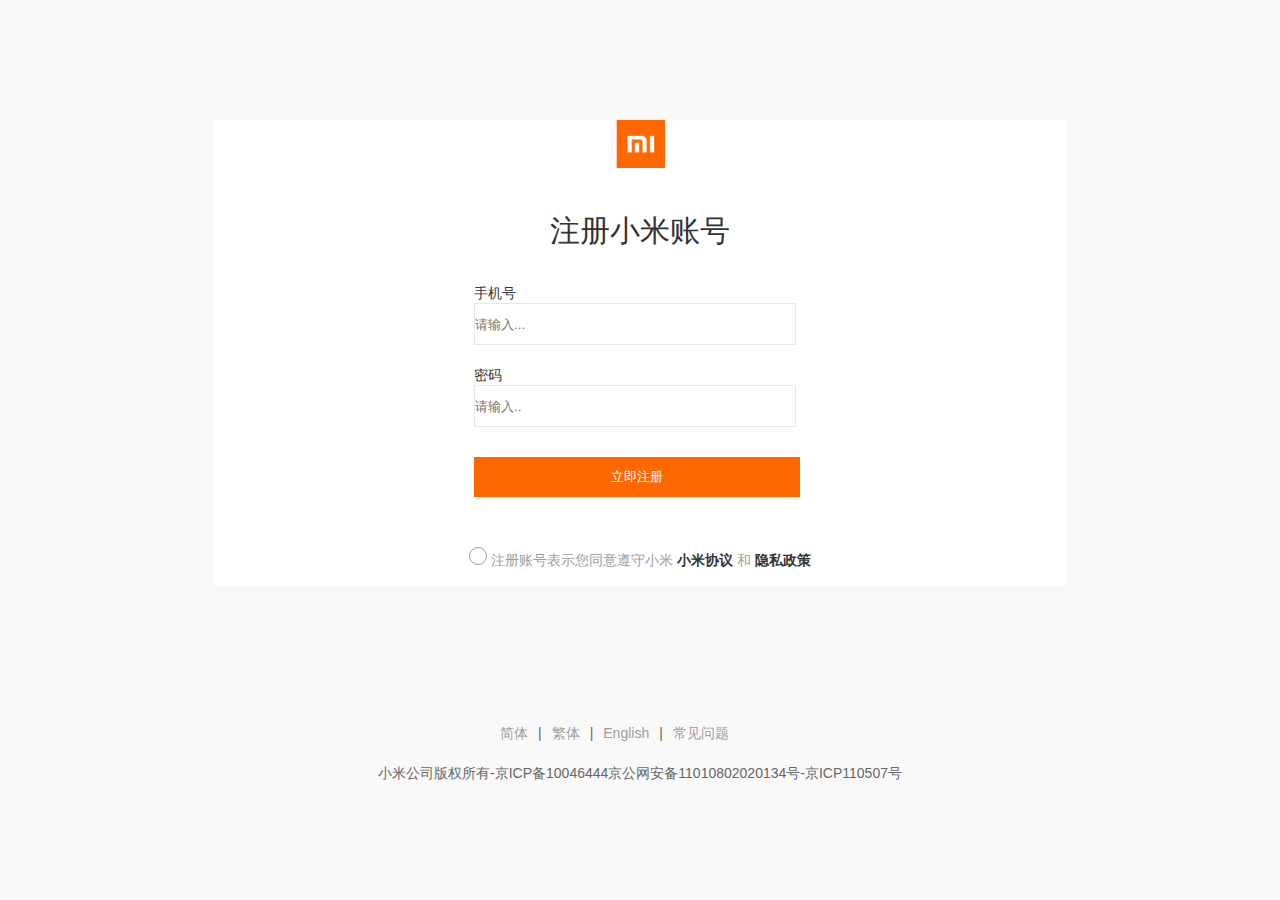
<file: html/register.html>
<!DOCTYPE html>
<html lang="en">

<head>
    <meta charset="UTF-8">
    <meta name="viewport" content="width=device-width, initial-scale=1.0">
    <meta http-equiv="X-UA-Compatible" content="ie=edge">
    <title>Document</title>
    <link href="../css/register.css" rel="stylesheet" type="text/css">
</head>

<body>
    <div class="main">
        <p class="logo"><img src="../images/mi_ogo.png" alt=""></p>
        <p class="title">注册小米账号</p>
        <div class="regster_box">
            <div class="regbox">
                
                <form action="login.html" method="GET">
                    <p>
                        <p class="num">手机号</p>
                        <input type="text" id="uname" placeholder="请输入...">
                        <span id="al"></span>
                    </p>

                    <p>
                        <p class="pwd">密码</p>
                        <input type="password" id="upwd" autocomplete="off" placeholder="请输入..">
                        <span id="pwd_val"></span>
                        <span id="item"></span>
                    </p>
                    <p class="btn"><input type="submit" id="btn" value="立即注册"></p>
                </form>
            </div>
            <div class="privcy_box">
                <p class="msg"><span id="m_btn" class="msg_btn"></span> 注册账号表示您同意遵守小米 <span class="mi_deal"> 小米协议 </span>和<span
                        class="pri_policy"> 隐私政策 </span></p>
            </div>
        </div>
    </div>
    <div class="foot">
        <ul class="foot_list">
            <li><a href="">简体</a>|</li>
            <li><a href="">繁体</a>|</li>
            <li><a href="">English</a>|</li>
            <li><a href="">常见问题</a></li>
        </ul>
        <p>小米公司版权所有-京ICP备10046444京公网安备11010802020134号-京ICP110507号</p>
    </div>
</body>

</html>
<script src="../js/require.js" data-main="../js/reg_log"></script>
</file>
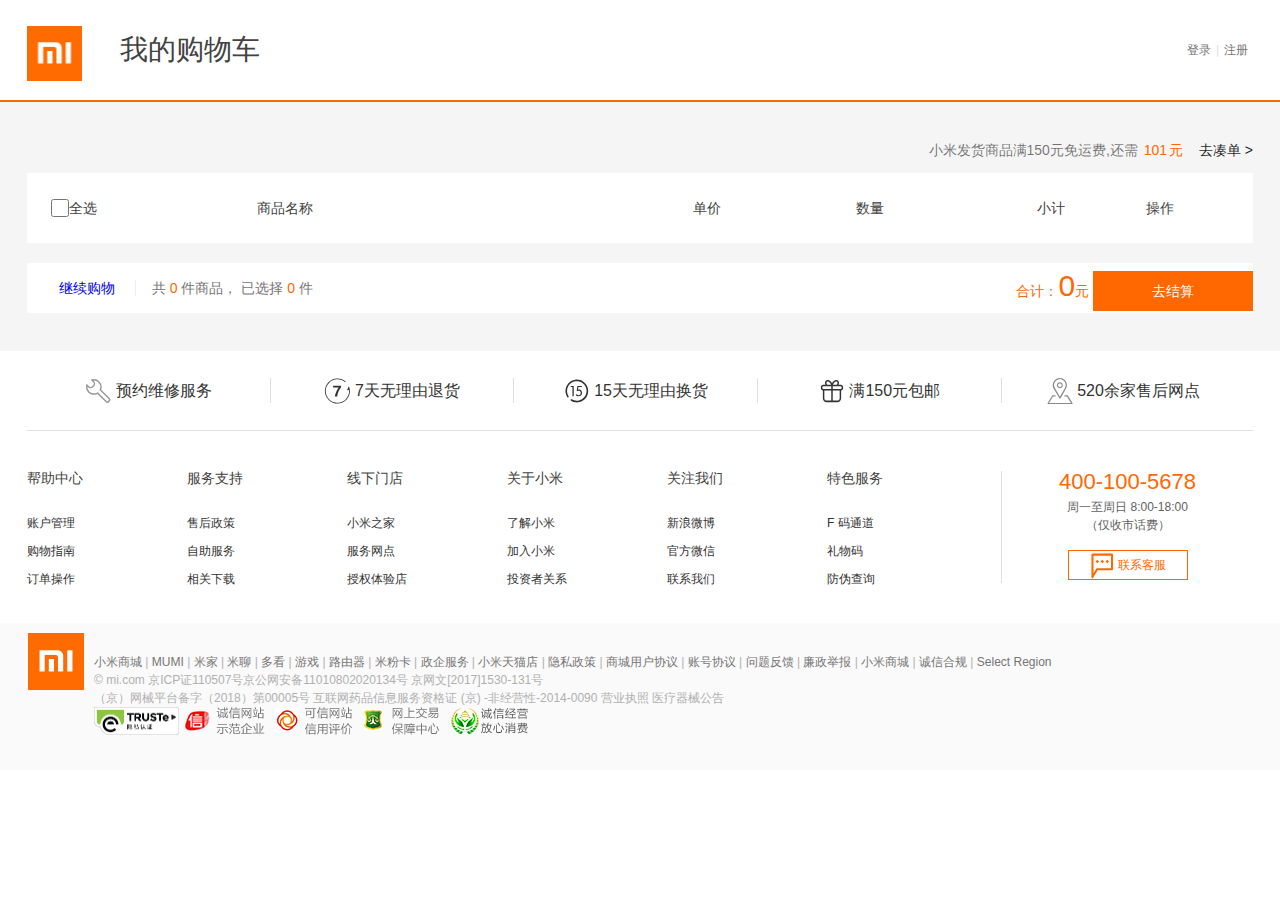
<file: html/shopcar.html>
<!DOCTYPE html>
<html lang="en">

<head>
    <meta charset="UTF-8">
    <meta name="viewport" content="width=device-width, initial-scale=1.0">
    <meta http-equiv="X-UA-Compatible" content="ie=edge">
    <title>Document</title>
    <link rel="stylesheet" href="../css/shopcar.css">
    <style type="text/css">
        .icon {
            width: 26px;
            height: 26px;
            fill: currentColor;
            overflow: hidden;
            line-height: 26px;
            display: inline-block;
            vertical-align: top;
        }

        .ic {
            width: 26px;
            height: 26px;
            fill: currentColor;
            overflow: hidden;
            line-height: 20px;
            display: inline-block;
            vertical-align: middle;
        }
        </style>
</head>

<body>
    <div class="site-header site-mini-header">
        <div class="container">
            <div class="header-logo">
                <a class="logo ir" href="index.html" title="小米官网">小米官网</a>
            </div>
            <div class="header-title" id="J_miniHeaderTitle">
                <h2>我的购物车</h2>
            </div>
            <div class="topbar-info" id="J_userInfo">
                <a class="link" href="login.html" >登录</a>
                <span class="sep">|</span><a class="link" href="register.html" >注册</a>
            </div>
        </div>
    </div>
    <div class="page-main">

        <!-- 购物车 -->
        <div class="container">
            <!-- 加载图标 -->
            <div class="cart-loading loading hide" id="J_cartLoading">
                <div class="loader"></div>
            </div>
            <!-- 购物车为空的页面 -->
            <div class="cart-empty cart-empty-nologin hide" id="J_cartEmpty">
                <h2>您的购物车还是空的！</h2>
                <p class="login-desc">登录后将显示您之前加入的商品</p>
                <a href="javascript:void(0);" class="btn btn-primary btn-login" id="J_loginBtn" ">立即登录</a>
                <a href="//list.mi.com/0" class="btn btn-primary btn-shoping J_goShoping">马上去购物</a>
            </div>
            <!-- 购物车里有内容的页面 -->
            <div id="J_cartBox" class="show">
                    <!-- 凑单提示 -->
                <div class="addonitems-tips J_addonitemsTips">
                    小米发货商品满150元免运费,还需
                    <span>101<span>元
                        <a class="J_getaddItems"href="javascript:void(0);">
                            去凑单 &gt;</a>
                        </span></span>
                </div>
                <div class="cart-goods-list">
                    <!-- 表头 -->
                    <div class="list-head clearfix">
                        <div class="col col-check"><input type="checkbox"  class="iconfont icon-checkbox icon-checkbox-selected"
                                id="J_selectAll">全选</div>
                        <div class="col col-img">&nbsp;</div>
                        <div class="col col-name">商品名称</div>
                        <div class="col col-price">单价</div>
                        <div class="col col-num">数量</div>
                        <div class="col col-total">小计</div>
                        <div class="col col-action">操作</div>
                    </div>
                    <!-- 表单内容 -->
                    <div class="list-body" id="J_cartListBody">
                        <!-- 动态创建 -->
                    </div>
                </div>
                <!-- 加价购 -->
                <div class="raise-buy-box" id="J_raiseBuyBox"> </div>
                <!-- 结算 -->
                <div class="cart-bar clearfix cart-bar-fixed" id="J_cartBar">
                    <div class="section-left">
                        <a href="//list.mi.com/0" class="back-shopping J_goShoping" ">继续购物
                        </a>
                        <span class="cart-total">
                            共 <i id="J_cartTotalNum">0</i> 件商品，
                            已选择 <i id="J_selTotalNum">0</i> 件
                        </span>
                        <span class="cart-coudan hide" id="J_coudanTip">
                            ，还需 <i id="J_postFreeBalance">101.00</i> 
                            元即可免邮费 
                            <a href="javascript:void(0);"
                                id="J_showCoudan" >立即凑单
                            </a>
                        </span>
                    </div>
                    <span class="activity-money hide">
                        活动优惠：减 <i id="J_cartActivityMoney">0</i> 元
                    </span>
                    <span class="total-price">
                        合计：<em id="J_cartTotalPrice">0</em>元
                    </span>
                    <a href="javascript:void(0);" class="btn btn-a btn btn-primary" id="J_goCheckout">
                        去结算
                    </a>

                    <div class="no-select-tip hide" id="J_noSelectTip">
                        请勾选需要结算的商品
                        <i class="arrow arrow-a"></i>
                        <i class="arrow arrow-b"></i>
                    </div>
                </div>
            </div>
        </div>
    </div>
    <footer>
        <div class="container banline ">
            <div class="site-top banline clearfix">
                <ul class="site-ul ">
                    <li class="site-fir">
                        <span>
                            <svg class="icon" aria-hidden="true">
                                <use xlink:href="#icon-xiulixian"></use>
                            </svg>
                        </span>

                        <span>预约维修服务</span>
                    </li>
                    <li>
                        <span>
                            <svg class="icon" aria-hidden="true">
                                <use xlink:href="#icon-sevenday"></use>
                            </svg>
                        </span>
                        <span>7天无理由退货</span>
                    </li>
                    <li>
                        <span>
                            <svg class="icon" aria-hidden="true">
                                <use xlink:href="#icon-tianwuliyoutuihuo"></use>
                            </svg>
                        </span>
                        <span>15天无理由换货</span>
                    </li>
                    <li>
                        <span>
                            <svg class="icon" aria-hidden="true">
                                <use xlink:href="#icon-xinshoudalibao"></use>
                            </svg>
                        </span>
                        <span>满150元包邮</span>
                    </li>
                    <li>
                        <span>
                            <svg class="icon" aria-hidden="true">
                                <use xlink:href="#icon-zhandiandizhi"></use>
                            </svg>
                        </span>
                        <span>520余家售后网点</span>
                    </li>
                </ul>
            </div>
            <div class="foot-link">
                <dl class="col-links">
                    <dt>帮助中心</dt>
                    <dd>账户管理</dd>
                    <dd>购物指南</dd>
                    <dd>订单操作</dd>
                </dl>
                <dl class="col-links">
                    <dt>服务支持</dt>
                    <dd>售后政策</dd>
                    <dd>自助服务</dd>
                    <dd>相关下载</dd>
                </dl>
                <dl class="col-links">
                    <dt>线下门店</dt>
                    <dd>小米之家</dd>
                    <dd>服务网点</dd>
                    <dd>授权体验店</dd>
                </dl>
                <dl class="col-links">
                    <dt>关于小米</dt>
                    <dd>了解小米</dd>
                    <dd>加入小米</dd>
                    <dd>投资者关系</dd>
                </dl>
                <dl class="col-links">
                    <dt>关注我们</dt>
                    <dd>新浪微博</dd>
                    <dd>官方微信</dd>
                    <dd>联系我们</dd>
                </dl>
                <dl class="col-links">
                    <dt>特色服务</dt>
                    <dd>F 码通道</dd>
                    <dd>礼物码</dd>
                    <dd>防伪查询</dd>
                </dl>
                <div class="col-concat">
                    <p class="phone">400-100-5678</p>
                    <p class="">
                        周一至周日 8:00-18:00
                        <br>
                        （仅收市话费）
                    </p>
                    <a href="" class="btn btn-line-primary btn-small">
                        <svg class="ic" aria-hidden="true">
                            <use xlink:href="#icon-lianxikefu"></use>
                        </svg>
                        联系客服
                    </a>
                </div>
            </div>
        </div>
    </footer>
    <div class="site-info">
        <div class="container">
            <div class="logo ir">小米官网</div>
            <div class="info-text">
                <p class="sites">
                    <a href="">小米商城</a>
                    <span class="seq">|</span>
                    <a href="">MUMI</a>
                    <span class="seq">|</span>
                    <a href="">米家</a>
                    <span class="seq">|</span>
                    <a href="">米聊</a>
                    <span class="seq">|</span>
                    <a href="">多看</a>
                    <span class="seq">|</span>
                    <a href="">游戏</a>
                    <span class="seq">|</span>
                    <a href="">路由器</a>
                    <span class="seq">|</span>
                    <a href="">米粉卡</a>
                    <span class="seq">|</span>
                    <a href="">政企服务</a>
                    <span class="seq">|</span>
                    <a href="">小米天猫店</a>
                    <span class="seq">|</span>
                    <a href="">隐私政策</a>
                    <span class="seq">|</span>
                    <a href="">商城用户协议</a>
                    <span class="seq">|</span>
                    <a href="">账号协议</a>
                    <span class="seq">|</span>
                    <a href="">问题反馈</a>
                    <span class="seq">|</span>
                    <a href="">廉政举报</a>
                    <span class="seq">|</span>
                    <a href="">小米商城</a>
                    <span class="seq">|</span>
                    <a href="">诚信合规</a>
                    <span class="seq">|</span>
                    <a href="">Select Region</a>
                </p>
                <p>
                    © mi.com 京ICP证110507号京公网安备11010802020134号 京网文[2017]1530-131号
                    <br>
                    （京）网械平台备字（2018）第00005号 互联网药品信息服务资格证 (京) -非经营性-2014-0090 营业执照 医疗器械公告
                </p>
                <div class="info-links">
                    <img src="../images/truste.png" alt="诚信网站" class="trust">
                    <img src="../images/v-logo-2.png" alt="诚信网站">
                    <img src="../images/v-logo-1.png" alt="诚信网站">
                    <img src="../images/v-logo-3.png" alt="诚信网站">
                    <img src="../images/ba.png" alt="诚信网站">
                </div>
            </div>
        </div>
    </div>
</body>
</html>
<script src="../js/jquery.min.js"></script>
<script src="../js/iconfont.js"></script>
<script src="../js/shopcar.js"></script>
</file>
<file: css/index.css>
* {
  margin: 0;
  padding: 0; }

html,
button,
input,
select,
textarea {
  font-family: sans-serif; }

a {
  text-decoration: none;
  color: #333;
  cursor: pointer; }

li {
  list-style: none; }

.container:before, .container:after {
  content: " ";
  display: table; }

.clearfix:after {
  display: block;
  content: "\20";
  height: 0;
  clear: both;
  overflow: hidden;
  visibility: hidden; }

.price {
  text-align: center;
  color: #ff6700; }

.banline {
  width: 1226px;
  margin: 0 auto; }

.hide {
  display: none; }

.show {
  display: block; }

.current {
  background: rgba(0, 0, 0, 0.4); }

.bg_nav {
  width: auto;
  height: auto; }

._nav {
  background: #333; }
  ._nav .nav {
    height: 40px;
    display: flex;
    justify-content: space-between;
    font: 12px/1.5 "Helvetica Neue", Helvetica, Arial, "Microsoft Yahei", "Hiragino Sans GB", "Heiti SC", "WenQuanYi Micro Hei", sans-serif;
    color: #b0b0b0;
    align-items: center; }
    ._nav .nav a {
      color: #b0b0b0; }
    ._nav .nav .nav_l {
      display: flex;
      justify-content: space-around; }
      ._nav .nav .nav_l li {
        padding-left: 6px; }
        ._nav .nav .nav_l li span {
          display: inline-block;
          margin-left: 6px;
          color: #424242; }
      ._nav .nav .nav_l :hover {
        color: #fff; }
    ._nav .nav .nav_r {
      display: flex;
      justify-content: space-around; }
      ._nav .nav .nav_r li {
        line-height: 40px;
        padding-left: 6px; }
        ._nav .nav .nav_r li span {
          display: inline-block;
          margin-left: 6px;
          color: #424242; }
        ._nav .nav .nav_r li :hover {
          color: #fff; }
      ._nav .nav .nav_r .shop_car {
        height: 40px;
        text-align: center;
        color: #b0b0b0;
        background-color: #424242; }
        ._nav .nav .nav_r .shop_car .price {
          color: #b0b0b0 !important; }
        ._nav .nav .nav_r .shop_car .shop {
          display: none;
          position: absolute;
          right: 98px;
          top: 40px;
          z-index: 31;
          width: 316px;
          height: 80px;
          padding: 15px 0 0;
          color: #424242;
          background: #fff;
          box-shadow: 0px 1px 1px #b0b0b0; }
      ._nav .nav .nav_r .shop_car:hover {
        background: #fff; }
        ._nav .nav .nav_r .shop_car:hover a {
          color: #ff6700 !important; }
          ._nav .nav .nav_r .shop_car:hover a span {
            color: #ff6700 !important; }
        ._nav .nav .nav_r .shop_car:hover .shop {
          display: block; }

.header {
  height: 100px;
  font: 14px/1.5 "Helvetica Neue", Helvetica, Arial, "Microsoft Yahei", "Hiragino Sans GB", "Heiti SC", "WenQuanYi Micro Hei", sans-serif;
  color: #333;
  position: relative; }
  .header .container .logo {
    float: left;
    margin-top: 22px; }
    .header .container .logo img {
      width: 56px;
      height: 56px; }
  .header .container .h_nav {
    position: relative;
    z-index: 10;
    float: left;
    width: 820px;
    height: 88px;
    margin-left: 172px;
    font-size: 16px;
    color: #333; }
    .header .container .h_nav li {
      float: left;
      padding-left: 20px;
      margin-top: 38px; }
      .header .container .h_nav li a {
        color: #333; }
      .header .container .h_nav li :hover {
        color: #ff6700; }
        .header .container .h_nav li :hover #nav_card {
          display: block; }
  .header .container .h_form {
    position: relative; }
    .header .container .h_form .search_text {
      position: absolute;
      top: 30px;
      right: 51px;
      z-index: 1;
      width: 223px;
      height: 48px;
      padding: 0 10px;
      border: 1px solid #e0e0e0;
      font-size: 14px;
      line-height: 48px;
      outline: 0;
      -webkit-transition: all .2s;
      transition: all .2s; }
    .header .container .h_form .s_btn {
      position: absolute;
      right: 0;
      top: 30px;
      z-index: 2;
      width: 52px;
      height: 50px;
      border: 1px solid #e0e0e0;
      font-size: 24px;
      line-height: 24px;
      background: #fff;
      color: #616161;
      outline: 0;
      -webkit-transition: all .2s;
      transition: all .2s; }
    .header .container .h_form .se_list {
      display: none;
      position: absolute;
      top: 80px;
      right: 52px;
      z-index: 30;
      background: #fff; }
      .header .container .h_form .se_list .search_list {
        border: 1px solid #ff6700;
        width: 243px; }
        .header .container .h_form .se_list .search_list li {
          height: 30px;
          line-height: 30px;
          margin-left: 10px; }
        .header .container .h_form .se_list .search_list a {
          color: #b0b0b0; }
        .header .container .h_form .se_list .search_list a:hover {
          color: #ff6700; }
  .header #nav_card {
    display: none;
    width: 100%;
    height: 201px;
    background: #fff;
    position: absolute;
    top: 100px;
    border-top: 1px solid #eee;
    box-shadow: 1px 1px 2px #eee;
    z-index: 5; }
    .header #nav_card .p_card {
      width: 1226px;
      height: 201px; }
      .header #nav_card .p_card li {
        width: 204px;
        height: 201px;
        background: #fff;
        float: left;
        position: relative; }
        .header #nav_card .p_card li a img {
          display: block;
          margin: 0 auto;
          width: 110px;
          height: 115px;
          margin-top: 28px; }
      .header #nav_card .p_card li::before {
        position: absolute;
        left: 0;
        top: 35px;
        z-index: 1;
        width: 1px;
        height: 100px;
        content: "";
        background-color: #e0e0e0; }

.card_title {
  height: 20px;
  line-height: 20px;
  color: #333;
  text-align: center; }

.card_p {
  height: 20px; }

.ban {
  display: block;
  width: 100%;
  height: 644px;
  position: relative; }
  .ban .box {
    position: relative;
    height: 460px;
    overflow: hidden; }
    .ban .box .banner {
      height: 460px;
      position: relative; }
      .ban .box .banner img {
        width: 1226px;
        height: 460px;
        display: block;
        position: absolute;
        top: 0;
        left: 0; }
    .ban .box .title {
      position: absolute;
      right: 40px;
      bottom: 20px; }
      .ban .box .title li {
        display: inline-block;
        width: 10px;
        height: 10px;
        margin: 0 5px;
        border: 2px solid;
        border-color: rgba(255, 255, 255, 0.3);
        border-radius: 50%;
        text-align: left; }
        .ban .box .title li a {
          width: 6px;
          height: 6px;
          border-radius: 50%; }
    .ban .box .categroy {
      position: absolute;
      top: 0;
      left: 0;
      z-index: 2;
      width: 234px;
      height: 460px;
      font-size: 16px;
      padding: 20px 0;
      background: rgba(33, 33, 33, 0.7); }
      .ban .box .categroy li {
        height: 42px;
        line-height: 42px; }
        .ban .box .categroy li a {
          color: #fff;
          display: block;
          margin-left: 30px; }
      .ban .box .categroy li:hover {
        background: #ff6700; }
    .ban .box .ban_card {
      display: none;
      width: 992px;
      position: absolute;
      left: 234px;
      top: 0;
      z-index: 24;
      height: 458px;
      border: 1px solid #e0e0e0;
      border-left: 0;
      background: #fff;
      -webkit-box-shadow: 0 8px 16px rgba(0, 0, 0, 0.18);
      box-shadow: 0 8px 16px rgba(0, 0, 0, 0.18); }
      .ban .box .ban_card ul {
        float: left;
        color: #ff6700;
        height: 458px;
        width: 248px; }
        .ban .box .ban_card ul li {
          position: relative;
          float: left;
          width: 248px;
          height: 76px; }
          .ban .box .ban_card ul li a {
            display: block;
            float: left;
            padding: 18px 20px 0;
            line-height: 40px; }
            .ban .box .ban_card ul li a img {
              width: 40px;
              height: 40px; }
          .ban .box .ban_card ul li span {
            display: block;
            height: 40px;
            float: left;
            line-height: 40px;
            padding: 18px 0;
            color: #333; }
          .ban .box .ban_card ul li span:hover {
            color: #ff6700; }
        .ban .box .ban_card ul li:hover {
          background: #fff; }
  .ban .home_sub {
    margin-top: 14px;
    overflow: hidden; }
    .ban .home_sub .home_l {
      float: left;
      width: 234px;
      min-height: 1px; }
      .ban .home_sub .home_l img {
        display: block;
        width: 234px; }
    .ban .home_sub .home_r {
      width: 992px;
      float: left; }
      .ban .home_sub .home_r li {
        width: 316px;
        height: 170px;
        float: left;
        margin-left: 14px;
        background: #333; }
        .ban .home_sub .home_r li img {
          width: 317px;
          height: 170px; }

.mi {
  display: block;
  margin-top: 25px; }
  .mi img {
    width: 1226px;
    height: 120px; }

.main {
  display: block;
  width: auto;
  margin-top: 20px;
  background: #f5f5f5;
  transition: box-shadow .3s linear; }
  .main li:hover {
    box-shadow: 0 0 10px #757575; }
  .main .home_main {
    padding-top: 22px; }
    .main .home_main .phone {
      overflow: hidden; }
      .main .home_main .phone .p_top {
        height: 58px;
        /* :hover{
            color:#ff6700;
        } */ }
        .main .home_main .phone .p_top :first-child {
          line-height: 58px;
          display: block;
          float: left;
          font-size: 22px;
          color: #333; }
        .main .home_main .phone .p_top :last-child {
          float: right;
          font-size: 16px;
          color: #424242;
          line-height: 58px; }
          .main .home_main .phone .p_top :last-child span {
            width: 16px;
            height: 16px;
            border-radius: 50%;
            background: #b0b0b0;
            float: right;
            margin-left: 8px;
            margin-top: 21px; }
        .main .home_main .phone .p_top a:hover {
          color: #ff6700; }
          .main .home_main .phone .p_top a:hover span {
            background: #ff6700; }
      .main .home_main .phone .p_con_l {
        float: left;
        overflow: hidden;
        transition: box-shadow .5s linear; }
        .main .home_main .phone .p_con_l img {
          width: 234px;
          height: 614px;
          display: block; }
      .main .home_main .phone .p_con_l:hover {
        box-shadow: 0 0 10px #757575; }
      .main .home_main .phone .p_con_r {
        float: left;
        width: 978px;
        height: 614px;
        margin-left: 14px;
        overflow: hidden; }
        .main .home_main .phone .p_con_r ul {
          width: 992px;
          height: 614px;
          margin: 0 0 -14px -14px; }
          .main .home_main .phone .p_con_r ul li {
            position: relative;
            z-index: 1;
            float: left;
            width: 234px;
            height: 300px;
            text-align: center;
            margin-left: 14px;
            margin-bottom: 14px;
            background: #fff;
            -webkit-transition: all .3s linear;
            transition: all .3s linear; }
            .main .home_main .phone .p_con_r ul li img {
              width: 160px;
              height: 160px;
              margin: 20px auto;
              display: block; }
            .main .home_main .phone .p_con_r ul li a {
              display: block;
              text-align: center;
              text-overflow: ellipsis;
              white-space: nowrap;
              overflow: hidden;
              color: #333; }
            .main .home_main .phone .p_con_r ul li :nth-child(3) {
              margin: 0 10px 10px;
              height: 18px;
              font-size: 12px;
              text-align: center;
              text-overflow: ellipsis;
              white-space: nowrap;
              overflow: hidden;
              _zoom: 1;
              color: #b0b0b0; }
            .main .home_main .phone .p_con_r ul li :nth-child(4) {
              text-align: center;
              color: #ff6700; }
  .main .house {
    overflow: hidden; }
    .main .house .h_top {
      height: 58px; }
      .main .house .h_top span {
        line-height: 58px;
        display: block;
        float: left;
        font-size: 22px;
        color: #333; }
      .main .house .h_top ul {
        width: 280px;
        height: 42px;
        float: right;
        font-size: 16px;
        color: #424242;
        padding: 16px 0 0 0; }
        .main .house .h_top ul li {
          height: 26px;
          float: left;
          margin-left: 30px;
          line-height: 26px; }
          .main .house .h_top ul li a {
            color: #424242; }
        .main .house .h_top ul :hover {
          color: #ff6700; }
    .main .house .h_con_l {
      float: left;
      width: 234px;
      height: 614px;
      transition: box-shadow .3s linear; }
      .main .house .h_con_l img {
        display: block;
        width: 234px;
        height: 300px; }
      .main .house .h_con_l :first-child {
        margin-bottom: 14px; }
      .main .house .h_con_l :hover {
        box-shadow: 0 0 10px #757575; }
    .main .house .h_con_r {
      float: left;
      width: 978px;
      height: 614px;
      margin-left: 14px; }
      .main .house .h_con_r ul {
        width: 982px;
        height: 614px;
        margin: 0 0 -14px -14px; }
        .main .house .h_con_r ul li {
          position: relative;
          z-index: 1;
          float: left;
          width: 232px;
          height: 300px;
          text-align: center;
          margin-left: 13px;
          margin-bottom: 14px;
          background: #fff;
          -webkit-transition: all .2s linear;
          transition: all .2s linear; }
          .main .house .h_con_r ul li img {
            width: 160px;
            height: 160px;
            margin: 20px 0; }
          .main .house .h_con_r ul li a {
            display: block;
            text-align: center;
            text-overflow: ellipsis;
            white-space: nowrap;
            overflow: hidden; }
          .main .house .h_con_r ul li :nth-child(3) {
            margin: 0 10px 10px;
            height: 18px;
            font-size: 12px;
            text-align: center;
            text-overflow: ellipsis;
            white-space: nowrap;
            overflow: hidden;
            _zoom: 1;
            color: #b0b0b0; }
          .main .house .h_con_r ul li :nth-child(4) {
            text-align: center;
            color: #ff6700; }
  .main .home-ban .mi_h {
    padding: 20px 0;
    display: block; }
    .main .home-ban .mi_h img {
      width: 1226px;
      height: 120px; }

.foot {
  width: 100%;
  height: 252px;
  background: #fff; }
  .foot .container {
    width: 100%;
    width: 1226px;
    margin: 0 auto; }
    .foot .container .site-top {
      margin: 0 auto;
      padding: 27px 0;
      border-bottom: 1px solid #e0e0e0; }
      .foot .container .site-top .site-ul {
        width: 1226px;
        float: left; }
        .foot .container .site-top .site-ul .site-fir {
          border-left: none; }
        .foot .container .site-top .site-ul li {
          float: left;
          width: 19.8%;
          height: 25px;
          border-left: 1px solid #e0e0e0;
          font-size: 16px;
          line-height: 25px;
          text-align: center; }
          .foot .container .site-top .site-ul li span:hover {
            color: #ff6700; }
    .foot .container .foot-link {
      padding: 40px 0;
      margin: 0 auto; }
      .foot .container .foot-link .col-links {
        float: left;
        width: 160px;
        height: 112px;
        margin: 0; }
        .foot .container .foot-link .col-links dt {
          margin: -1px 0 26px;
          font-size: 14px;
          line-height: 1.25;
          color: #424242; }
        .foot .container .foot-link .col-links dt:hover {
          color: #ff6700; }
        .foot .container .foot-link .col-links dd {
          margin: 10px 0 0;
          font-size: 12px; }
        .foot .container .foot-link .col-links dd:hover {
          color: #ff6700; }
      .foot .container .foot-link .col-concat {
        float: right;
        width: 251px;
        height: 112px;
        border-left: 1px solid #e0e0e0;
        text-align: center;
        color: #616161; }
        .foot .container .foot-link .col-concat p {
          margin: 0 0 16px;
          font-size: 12px; }
        .foot .container .foot-link .col-concat .phone {
          margin: 0 0 5px;
          font-size: 22px;
          line-height: 1;
          color: #ff6700 !important; }
        .foot .container .foot-link .col-concat .btn-line-primary {
          border-color: #ff6700;
          background: #fff;
          color: #ff6700; }
        .foot .container .foot-link .col-concat .btn-small {
          width: 118px;
          height: 28px;
          font-size: 12px;
          line-height: 28px; }

.site-info {
  position: relative;
  height: 200px;
  width: 100%;
  padding: 30px 0;
  font-size: 12px;
  background: #fafafa;
  position: relative; }
  .site-info .container {
    position: relative;
    width: 1226px;
    *zoom: 1;
    margin-right: auto;
    margin-left: auto; }
    .site-info .container .logo {
      width: 57px;
      height: 57px;
      margin-right: 10px;
      background: url(../images/logo-footer.png) no-repeat 50% 50%;
      position: absolute;
      top: -20px;
      left: 0; }
    .site-info .container .info-text {
      color: #b0b0b0;
      padding-left: 67px; }
      .site-info .container .info-text p {
        margin: 0;
        line-height: 18px; }
        .site-info .container .info-text p a {
          color: #757575; }
      .site-info .container .info-text a:hover {
        color: #ff6700; }
    .site-info .container p {
      color: #b0b0b0; }
    .site-info .container info-link {
      height: 28px;
      margin: 4px 0 0;
      padding-left: 67px; }
      .site-info .container info-link img {
        width: auto;
        height: 28px;
        margin-left: 0px;
        margin-bottom: 15px; }
    .site-info .container .trust {
      display: inline-block;
      width: 85px;
      height: 28px; }

/*# sourceMappingURL=index.css.map */
</file>
<file: css/login.css>
* {
  margin: 0;
  padding: 0; }

.clearfix:after {
  display: block;
  content: "\20";
  height: 0;
  clear: both;
  overflow: hidden;
  visibility: hidden; }

fieldset,
img {
  border: 0; }

.head {
  width: 100%; }
  .head .h {
    margin: 0 auto;
    width: 1130px;
    height: 100px;
    background: url(../images/mistore_logo.png) no-repeat; }

.main {
  position: relative;
  background: url(../images/login_bg.jpg);
  background-position: top center;
  width: 100%;
  height: 588px;
  margin: 0 auto; }
  .main .form {
    position: absolute;
    top: 40px;
    left: 62%;
    width: 410px;
    height: 548px;
    background: #fff; }
    .main .form .log_h {
      width: 390px;
      height: 30px;
      background: #fff;
      color: #757575;
      font-size: 24px;
      text-align: center;
      padding: 23px 10px; }
      .main .form .log_h .line {
        display: inline-block;
        padding: 0 20px;
        color: #e0e0e0; }
      .main .form .log_h .count {
        color: #ff6700; }
      .main .form .log_h .count,
      .main .form .log_h .log:hover {
        color: #ff6700; }
    .main .form .scan {
      margin: 20px 76px;
      display: none; }
    .main .form .form_main {
      display: block; }
      .main .form .form_main .inp {
        width: 390px; }
        .main .form .form_main .inp input {
          width: 306px;
          height: 22px;
          line-height: 22px;
          padding: 13px 16px 13px 14px;
          display: block;
          margin: 15px auto; }
        .main .form .form_main .inp #log_btn {
          background: #ff6700;
          border: none;
          width: 348px;
          height: 50px;
          color: #fff;
          font-size: 24px;
          display: block;
          padding: 5px 0; }
      .main .form .form_main .other_panel {
        width: 348px;
        height: 48px;
        margin: 0 auto;
        color: #757575; }
        .main .form .form_main .other_panel span {
          display: block; }
        .main .form .form_main .other_panel .log_p {
          color: #ff6700;
          float: left; }
        .main .form .form_main .other_panel .reg_p {
          float: right; }
    .main .form .other_log {
      margin-top: 80px; }
      .main .form .other_log .fied {
        border-top: 1px solid #e0e0e0;
        padding-top: 10px; }
        .main .form .other_log .fied .leg {
          font-size: 14px;
          color: #b0b0b0;
          margin: 0 auto;
          text-align: center; }
      .main .form .other_log .app_log {
        text-align: center;
        margin-top: 10px; }
        .main .form .other_log .app_log span {
          display: inline-block;
          padding: 0 10px; }

.foot {
  width: 100%;
  margin-top: 60px; }
  .foot .foot_list {
    margin: 0 auto;
    width: 300px;
    padding: 20px 0; }
    .foot .foot_list li {
      float: left;
      list-style: none;
      color: #757575; }
      .foot .foot_list li a {
        color: #757575;
        text-decoration: none;
        display: inline-block;
        padding: 0 10px; }
  .foot p {
    padding: 10px 0;
    width: 1130px;
    height: 16px;
    text-align: center;
    color: #757575;
    margin: 0 auto; }

/*# sourceMappingURL=login.css.map */
</file>
<file: css/page.css>
* {
  margin: 0;
  padding: 0; }

html,
button,
input,
select,
textarea {
  font-family: sans-serif; }

body {
  font: 14px/1.5 "Helvetica Neue",Helvetica,Arial,"Microsoft Yahei","Hiragino Sans GB","Heiti SC","WenQuanYi Micro Hei",sans-serif;
  color: #333;
  background-color: #fff;
  min-width: 1226px; }

.clearfix:after {
  display: block;
  content: "\20";
  height: 0;
  clear: both;
  overflow: hidden;
  visibility: hidden;
  *zoom: 1; }

.container:before, .container:after {
  content: " ";
  display: table; }

.ir {
  display: block;
  text-align: left;
  text-indent: -9999em;
  overflow: hidden;
  _zoom: 1; }

.iconfont {
  font-family: "iconfont" !important;
  font-style: normal;
  -webkit-font-smoothing: antialiased;
  -webkit-text-stroke-width: 0.2px;
  -moz-osx-font-smoothing: grayscale; }

.current {
  cursor: default;
  border-color: #ff6700; }

a {
  text-decoration: none;
  cursor: pointer; }

li {
  list-style: none; }

.price {
  text-align: center;
  color: #ff6700; }

.banline {
  width: 1226px;
  margin: 0 auto; }

.hide {
  display: none; }

.show {
  display: block; }

.btn-gray {
  background: #b0b0b0;
  border-color: #b0b0b0;
  color: #fff; }

.btn-primary {
  background: #ff6700;
  border-color: #ff6700;
  color: #fff; }

.btn {
  display: inline-block;
  *zoom: 1;
  *display: inline;
  width: 158px;
  height: 38px;
  padding: 0;
  margin: 0;
  border: 1px solid #b0b0b0;
  font-size: 14px;
  line-height: 38px;
  text-align: center;
  color: #b0b0b0;
  cursor: pointer;
  -webkit-transition: all .4s;
  transition: all .4s; }

.head .head_top {
  background: #424242;
  width: 100%; }
  .head .head_top .nav {
    height: 40px;
    display: flex;
    justify-content: space-between;
    font: 12px/1.5 "Helvetica Neue", Helvetica, Arial, "Microsoft Yahei", "Hiragino Sans GB", "Heiti SC", "WenQuanYi Micro Hei", sans-serif;
    color: #b0b0b0;
    align-items: center; }
    .head .head_top .nav a {
      color: #b0b0b0; }
    .head .head_top .nav .nav_l {
      display: flex;
      justify-content: space-around; }
      .head .head_top .nav .nav_l li {
        padding-left: 6px; }
        .head .head_top .nav .nav_l li span {
          display: inline-block;
          margin-left: 6px;
          color: #424242; }
      .head .head_top .nav .nav_l :hover {
        color: #fff; }
    .head .head_top .nav .nav_r {
      display: flex;
      justify-content: space-around; }
      .head .head_top .nav .nav_r li {
        line-height: 40px;
        padding-left: 6px; }
        .head .head_top .nav .nav_r li span {
          display: inline-block;
          margin-left: 6px;
          color: #424242; }
        .head .head_top .nav .nav_r li :hover {
          color: #fff; }
      .head .head_top .nav .nav_r .shop_car {
        height: 40px;
        text-align: center;
        color: #b0b0b0;
        background-color: #424242; }
        .head .head_top .nav .nav_r .shop_car .price {
          color: #b0b0b0 !important; }
        .head .head_top .nav .nav_r .shop_car .shop {
          display: none;
          position: absolute;
          right: 98px;
          top: 40px;
          z-index: 31;
          width: 316px;
          height: 80px;
          padding: 15px 0 0;
          color: #424242;
          background: #fff;
          box-shadow: 0px 1px 1px #b0b0b0; }
      .head .head_top .nav .nav_r .shop_car:hover {
        background: #fff; }
        .head .head_top .nav .nav_r .shop_car:hover a {
          color: #ff6700 !important; }
          .head .head_top .nav .nav_r .shop_car:hover a span {
            color: #ff6700 !important; }
        .head .head_top .nav .nav_r .shop_car:hover .shop {
          display: block; }
.head .header {
  height: 100px;
  font: 14px/1.5 "Helvetica Neue", Helvetica, Arial, "Microsoft Yahei", "Hiragino Sans GB", "Heiti SC", "WenQuanYi Micro Hei", sans-serif;
  color: #333;
  position: relative;
  background: #fff; }
  .head .header .container .logo {
    float: left;
    margin-top: 22px; }
    .head .header .container .logo img {
      width: 56px;
      height: 56px; }
  .head .header .container .h_nav {
    position: relative;
    z-index: 10;
    float: left;
    width: 820px;
    height: 88px;
    margin-left: 172px;
    font-size: 16px;
    color: #333; }
    .head .header .container .h_nav li {
      float: left;
      padding-left: 20px;
      margin-top: 38px; }
      .head .header .container .h_nav li a {
        color: #333; }
    .head .header .container .h_nav :hover {
      color: #ff6700; }
  .head .header .container .h_form {
    position: relative; }
    .head .header .container .h_form .search_text {
      position: absolute;
      top: 30px;
      right: 51px;
      z-index: 1;
      width: 223px;
      height: 48px;
      padding: 0 10px;
      border: 1px solid #e0e0e0;
      font-size: 14px;
      line-height: 48px;
      outline: 0;
      -webkit-transition: all .2s;
      transition: all .2s; }
    .head .header .container .h_form .s_btn {
      position: absolute;
      right: 0;
      top: 30px;
      z-index: 2;
      width: 52px;
      height: 50px;
      border: 1px solid #e0e0e0;
      font-size: 24px;
      line-height: 24px;
      background: #fff;
      color: #616161;
      outline: 0;
      -webkit-transition: all .2s;
      transition: all .2s; }
    .head .header .container .h_form .se_list {
      display: none;
      position: absolute;
      top: 80px;
      right: 52px;
      z-index: 3;
      background: #fff; }
      .head .header .container .h_form .se_list .search_list {
        border: 1px solid #ff6700;
        width: 243px; }
        .head .header .container .h_form .se_list .search_list li {
          height: 30px;
          line-height: 30px;
          margin-left: 10px; }
        .head .header .container .h_form .se_list .search_list a {
          color: #b0b0b0; }
.head #nav_card {
  display: none;
  width: 100%;
  height: 201px;
  background: #fff;
  position: absolute;
  top: 140px;
  border-top: 1px solid #eee;
  box-shadow: 1px 1px 2px #eee;
  z-index: 11; }
  .head #nav_card .p_card {
    width: 1226px;
    height: 201px; }
    .head #nav_card .p_card li {
      width: 204px;
      height: 201px;
      background: #fff;
      float: left;
      position: relative; }
      .head #nav_card .p_card li a {
        display: block; }
        .head #nav_card .p_card li a img {
          display: block;
          margin: 0 auto;
          width: 110px;
          height: 115px;
          margin-top: 28px; }
      .head #nav_card .p_card li .card_title {
        height: 20px;
        line-height: 20px;
        color: #333;
        text-align: center; }
      .head #nav_card .p_card li .card_p {
        height: 20px; }
    .head #nav_card .p_card li:before {
      position: absolute;
      left: 0;
      top: 35px;
      z-index: 1;
      width: 1px;
      height: 100px;
      content: "";
      background-color: #e0e0e0; }

.breadcrumbs {
  height: 40px;
  font-size: 12px;
  line-height: 40px;
  background: #f5f5f5;
  color: #616161; }
  .breadcrumbs .container {
    width: 1226px;
    *zoom: 1;
    margin-right: auto;
    margin-left: auto; }
    .breadcrumbs .container .container:before, .breadcrumbs .container .container:after {
      content: " ";
      display: table;
      clear: both; }
    .breadcrumbs .container a {
      color: #757575; }
    .breadcrumbs .container .sep {
      margin: 0 0.5em;
      color: #b0b0b0; }
    .breadcrumbs .container #tip:hover {
      color: #ff6700; }

.goods-detail {
  padding-bottom: 50px;
  background: #f5f5f5; }
  .goods-detail .goods-detail-wrap .goods-detail-info {
    background: #fff;
    padding-top: 40px;
    padding-bottom: 50px; }
    .goods-detail .goods-detail-wrap .goods-detail-info .container {
      width: 1226px;
      *zoom: 1;
      margin-right: auto;
      margin-left: auto; }
      .goods-detail .goods-detail-wrap .goods-detail-info .container .row {
        margin-left: -14px; }
        .goods-detail .goods-detail-wrap .goods-detail-info .container .row .goods-detail-left-info {
          position: relative;
          overflow: hidden;
          width: 792px;
          float: left;
          margin-left: 14px;
          min-height: 1px; }
          .goods-detail .goods-detail-wrap .goods-detail-info .container .row .goods-detail-left-info .goods-pic-box {
            user-select: none;
            position: relative;
            text-align: center;
            min-height: 550px; }
            .goods-detail .goods-detail-wrap .goods-detail-info .container .row .goods-detail-left-info .goods-pic-box .goods-big-pic {
              user-select: none;
              height: 482px;
              width: 482px;
              left: 186px;
              text-align: center;
              position: absolute;
              top: 0px;
              z-index: 10;
              cursor: zoom-in; }
              .goods-detail .goods-detail-wrap .goods-detail-info .container .row .goods-detail-left-info .goods-pic-box .goods-big-pic img {
                user-select: none;
                width: 482px;
                height: 482px; }
            .goods-detail .goods-detail-wrap .goods-detail-info .container .row .goods-detail-left-info .goods-pic-box .goods-small-pic {
              position: absolute;
              left: 0px;
              top: 0px; }
              .goods-detail .goods-detail-wrap .goods-detail-info .container .row .goods-detail-left-info .goods-pic-box .goods-small-pic li {
                height: 60px;
                zoom: 1;
                padding: 4px;
                border: 1px solid #ff6700;
                margin-bottom: 14px;
                transition: border-color .4s ease-out; }
                .goods-detail .goods-detail-wrap .goods-detail-info .container .row .goods-detail-left-info .goods-pic-box .goods-small-pic li img {
                  width: 60px;
                  height: 60px; }
        .goods-detail .goods-detail-wrap .goods-detail-info .container .row .goods-info-rightbox {
          position: relative;
          width: 420px;
          float: left;
          margin-left: 14px;
          min-height: 1px; }
          .goods-detail .goods-detail-wrap .goods-detail-info .container .row .goods-info-rightbox .goods-info-leftborder {
            position: absolute;
            width: 0px;
            height: 100%;
            left: -120px;
            display: none;
            border-left: 1px solid #e0e0e0; }
          .goods-detail .goods-detail-wrap .goods-detail-info .container .row .goods-info-rightbox .goods-info-box {
            min-height: 550px; }
            .goods-detail .goods-detail-wrap .goods-detail-info .container .row .goods-info-rightbox .goods-info-box .goods-info-head .goods-name {
              color: #333;
              font-size: 28px;
              font-weight: bold;
              line-height: 38px; }
            .goods-detail .goods-detail-wrap .goods-detail-info .container .row .goods-info-rightbox .goods-info-box .goods-info-head .goods-subtitle {
              margin-top: 7px; }
            .goods-detail .goods-detail-wrap .goods-detail-info .container .row .goods-info-rightbox .goods-info-box .goods-info-head .goods-info-aftersale-company {
              margin: 10px 0 5px;
              color: #ff6700; }
            .goods-detail .goods-detail-wrap .goods-detail-info .container .row .goods-info-rightbox .goods-info-box .goods-info-head .goods-info-head-tip {
              margin-top: 10px; }
              .goods-detail .goods-detail-wrap .goods-detail-info .container .row .goods-info-rightbox .goods-info-box .goods-info-head .goods-info-head-tip li {
                color: #424242;
                font-size: 14px;
                line-height: 18px;
                margin-top: 4px; }
                .goods-detail .goods-detail-wrap .goods-detail-info .container .row .goods-info-rightbox .goods-info-box .goods-info-head .goods-info-head-tip li i {
                  background-color: #e53935;
                  color: #fff;
                  display: inline-block;
                  font-style: normal;
                  font-size: 12px;
                  height: 18px;
                  line-height: 18px;
                  min-width: 60px;
                  padding-left: 5px;
                  padding-right: 5px;
                  text-align: center;
                  vertical-align: bottom;
                  margin-right: 10px; }
            .goods-detail .goods-detail-wrap .goods-detail-info .container .row .goods-info-rightbox .goods-info-box .goods-info-head .goods-info-address .user-default-address {
              margin-top: 10px;
              background: #fafafa;
              border: 1px solid #e0e0e0;
              padding: 20px 50px 14px 20px;
              position: relative; }
              .goods-detail .goods-detail-wrap .goods-detail-info .container .row .goods-info-rightbox .goods-info-box .goods-info-head .goods-info-address .user-default-address .product-status {
                display: none;
                float: left;
                border-right: 1px solid #b0b0b0;
                padding-right: 10px;
                margin-right: 10px;
                color: #b0b0b0; }
              .goods-detail .goods-detail-wrap .goods-detail-info .container .row .goods-info-rightbox .goods-info-box .goods-info-head .goods-info-address .user-default-address .address-info .item {
                margin-right: 14px; }
              .goods-detail .goods-detail-wrap .goods-detail-info .container .row .goods-info-rightbox .goods-info-box .goods-info-head .goods-info-address .user-default-address .switch-choose-regions {
                font-size: 18px;
                color: #b0b0b0;
                position: absolute;
                right: 20px;
                top: 50%;
                margin-top: -13px;
                cursor: pointer; }
            .goods-detail .goods-detail-wrap .goods-detail-info .container .row .goods-info-rightbox .goods-info-box .goods-info-head .goods-info-head-price {
              margin-top: 20px;
              height: 66px;
              line-height: 66px;
              border-top: 1px solid #e0e0e0;
              border-bottom: 1px solid #e0e0e0;
              color: #ff6700;
              font-size: 30px; }
              .goods-detail .goods-detail-wrap .goods-detail-info .container .row .goods-info-rightbox .goods-info-box .goods-info-head .goods-info-head-price i {
                font-size: 14px;
                font-style: normal;
                margin-left: -10px; }
              .goods-detail .goods-detail-wrap .goods-detail-info .container .row .goods-info-rightbox .goods-info-box .goods-info-head .goods-info-head-price del {
                display: inline-block;
                color: #b0b0b0;
                font-size: 14px;
                margin-left: 10px; }
            .goods-detail .goods-detail-wrap .goods-detail-info .container .row .goods-info-rightbox .goods-info-box .goods-info-head .goods-info-head-colors {
              padding-top: 18px; }
              .goods-detail .goods-detail-wrap .goods-detail-info .container .row .goods-info-rightbox .goods-info-box .goods-info-head .goods-info-head-colors .style-name {
                color: #757575;
                line-height: 20px;
                font-size: 14px;
                display: block; }
              .goods-detail .goods-detail-wrap .goods-detail-info .container .row .goods-info-rightbox .goods-info-box .goods-info-head .goods-info-head-colors .clearfix .colorli {
                float: left;
                position: relative;
                margin-right: 14px;
                margin-top: 10px; }
                .goods-detail .goods-detail-wrap .goods-detail-info .container .row .goods-info-rightbox .goods-info-box .goods-info-head .goods-info-head-colors .clearfix .colorli a {
                  display: block;
                  border: 1px solid #e0e0e0;
                  text-align: center;
                  width: 38px;
                  height: 38px; }
            .goods-detail .goods-detail-wrap .goods-detail-info .container .row .goods-info-rightbox .goods-info-box .goods-info-head .goods-info-head-cart {
              height: 50px;
              margin-top: 30px;
              position: relative;
              color: #fff; }
              .goods-detail .goods-detail-wrap .goods-detail-info .container .row .goods-info-rightbox .goods-info-box .goods-info-head .goods-info-head-cart .buy-wrap {
                float: left; }
                .goods-detail .goods-detail-wrap .goods-detail-info .container .row .goods-info-rightbox .goods-info-box .goods-info-head .goods-info-head-cart .buy-wrap .goods-add-cart-btn {
                  width: 261px;
                  height: 48px;
                  line-height: 48px;
                  font-size: 16px;
                  display: block;
                  float: left;
                  text-align: center; }
              .goods-detail .goods-detail-wrap .goods-detail-info .container .row .goods-info-rightbox .goods-info-box .goods-info-head .goods-info-head-cart .goods-collect-btn {
                height: 48px;
                width: 140px;
                display: block;
                float: left;
                text-align: center;
                margin-left: 15px;
                line-height: 48px;
                font-size: 16px;
                position: relative; }
                .goods-detail .goods-detail-wrap .goods-detail-info .container .row .goods-info-rightbox .goods-info-box .goods-info-head .goods-info-head-cart .goods-collect-btn i {
                  font-size: 22px;
                  line-height: 23px;
                  vertical-align: -4px;
                  font-style: normal; }
                .goods-detail .goods-detail-wrap .goods-detail-info .container .row .goods-info-rightbox .goods-info-box .goods-info-head .goods-info-head-cart .goods-collect-btn .red {
                  color: #e53935;
                  position: absolute;
                  top: 13px;
                  left: 40px;
                  display: none;
                  font-size: 24px; }
            .goods-detail .goods-detail-wrap .goods-detail-info .container .row .goods-info-rightbox .goods-info-box .goods-info-head .goods-info-head-policy {
              margin-top: 10px;
              margin-left: -8px; }
              .goods-detail .goods-detail-wrap .goods-detail-info .container .row .goods-info-rightbox .goods-info-box .goods-info-head .goods-info-head-policy a {
                display: inline-block;
                cursor: default;
                white-space: nowrap;
                color: #b0b0b0;
                font-size: 12px;
                margin-left: 8px; }
            .goods-detail .goods-detail-wrap .goods-detail-info .container .row .goods-info-rightbox .goods-info-box .goods-info-head .goods-info-head-userfaq {
              border-top: 1px solid #e0e0e0;
              border-bottom: 1px solid #e0e0e0;
              margin-top: 20px;
              padding-top: 10px;
              padding-bottom: 10px;
              *zoom: 1; }
              .goods-detail .goods-detail-wrap .goods-detail-info .container .row .goods-info-rightbox .goods-info-box .goods-info-head .goods-info-head-userfaq ul li {
                width: 139.33333px;
                text-align: center;
                color: #757575;
                font-size: 12px;
                float: left;
                display: block;
                height: 20px;
                cursor: pointer;
                transition: color .2s ease-out; }
              .goods-detail .goods-detail-wrap .goods-detail-info .container .row .goods-info-rightbox .goods-info-box .goods-info-head .goods-info-head-userfaq ul .mid {
                border-left: 1px solid #e0e0e0;
                border-right: 1px solid #e0e0e0; }
            .goods-detail .goods-detail-wrap .goods-detail-info .container .row .goods-info-rightbox .goods-info-box .goods-info-foot {
              height: 16px;
              padding-top: 14px;
              font-size: 14px;
              color: #757575; }
              .goods-detail .goods-detail-wrap .goods-detail-info .container .row .goods-info-rightbox .goods-info-box .goods-info-foot a {
                transition: color .2s ease-out;
                color: #757575; }

footer {
  width: 100%;
  height: 272px;
  background: #fff; }
  footer .container {
    width: 100%;
    width: 1226px;
    margin: 0 auto; }
    footer .container .site-top {
      margin: 0 auto;
      padding: 27px 0;
      border-bottom: 1px solid #e0e0e0; }
      footer .container .site-top .site-ul {
        width: 1226px;
        float: left; }
        footer .container .site-top .site-ul .site-fir {
          border-left: none; }
        footer .container .site-top .site-ul li {
          float: left;
          width: 19.8%;
          height: 25px;
          border-left: 1px solid #e0e0e0;
          font-size: 16px;
          line-height: 25px;
          text-align: center; }
          footer .container .site-top .site-ul li span:hover {
            color: #ff6700; }
    footer .container .foot-link {
      padding: 40px 0;
      margin: 0 auto; }
      footer .container .foot-link .col-links {
        float: left;
        width: 160px;
        height: 112px;
        margin: 0; }
        footer .container .foot-link .col-links dt {
          margin: -1px 0 26px;
          font-size: 14px;
          line-height: 1.25;
          color: #424242; }
        footer .container .foot-link .col-links dt:hover {
          color: #ff6700; }
        footer .container .foot-link .col-links dd {
          margin: 10px 0 0;
          font-size: 12px; }
        footer .container .foot-link .col-links dd:hover {
          color: #ff6700; }
      footer .container .foot-link .col-concat {
        float: right;
        width: 251px;
        height: 112px;
        border-left: 1px solid #e0e0e0;
        text-align: center;
        color: #616161; }
        footer .container .foot-link .col-concat p {
          margin: 0 0 16px;
          font-size: 12px; }
        footer .container .foot-link .col-concat .phone {
          margin: 0 0 5px;
          font-size: 22px;
          line-height: 1;
          color: #ff6700 !important; }
        footer .container .foot-link .col-concat .btn-line-primary {
          border-color: #ff6700;
          background: #fff;
          color: #ff6700; }
        footer .container .foot-link .col-concat .btn-small {
          width: 118px;
          height: 28px;
          font-size: 12px;
          line-height: 28px; }

.site-info {
  position: relative;
  padding: 30px 0;
  font-size: 12px;
  background: #fafafa; }
  .site-info .container {
    position: relative;
    width: 1226px;
    *zoom: 1;
    margin-right: auto;
    margin-left: auto; }
    .site-info .container .logo {
      width: 57px;
      height: 57px;
      margin-right: 10px;
      background: url(../images/logo-footer.png) no-repeat 50% 50%;
      position: absolute;
      top: -20px;
      left: 0; }
    .site-info .container .info-text {
      color: #b0b0b0;
      padding-left: 67px; }
      .site-info .container .info-text p {
        margin: 0;
        line-height: 18px; }
        .site-info .container .info-text p a {
          color: #757575; }
      .site-info .container .info-text a:hover {
        color: #ff6700; }
    .site-info .container p {
      color: #b0b0b0; }
    .site-info .container info-link {
      height: 28px;
      margin: 4px 0 0;
      padding-left: 67px; }
      .site-info .container info-link img {
        width: auto;
        height: 28px;
        margin-left: 0px;
        margin-bottom: 15px; }
    .site-info .container .trust {
      display: inline-block;
      width: 85px;
      height: 28px; }

/*# sourceMappingURL=page.css.map */
</file>
<file: css/phone-search.css>
* {
  margin: 0;
  padding: 0; }

html,
button,
input,
select,
textarea {
  font-family: sans-serif; }

body {
  font: 14px/1.5 "Helvetica Neue",Helvetica,Arial,"Microsoft Yahei","Hiragino Sans GB","Heiti SC","WenQuanYi Micro Hei",sans-serif;
  color: #333;
  background-color: #fff;
  min-width: 1226px; }

.clearfix:after {
  display: block;
  content: "\20";
  height: 0;
  clear: both;
  overflow: hidden;
  visibility: hidden; }

.container:before, .container:after {
  content: " ";
  display: table; }

.ir {
  display: block;
  text-align: left;
  text-indent: -9999em;
  overflow: hidden;
  _zoom: 1; }

a {
  text-decoration: none;
  cursor: pointer; }

li {
  list-style: none; }

.price {
  text-align: center;
  color: #ff6700; }

.banline {
  width: 1226px;
  margin: 0 auto; }

.hide {
  display: none; }

.show {
  display: block; }

.btn {
  display: inline-block;
  *zoom: 1;
  *display: inline;
  width: 158px;
  height: 38px;
  padding: 0;
  margin: 0;
  border: 1px solid #b0b0b0;
  font-size: 14px;
  line-height: 38px;
  text-align: center;
  color: #b0b0b0;
  cursor: pointer;
  -webkit-transition: all .4s;
  transition: all .4s; }

.head .head_top {
  background: #424242;
  width: 100%; }
  .head .head_top .nav {
    height: 40px;
    display: flex;
    justify-content: space-between;
    font: 12px/1.5 "Helvetica Neue", Helvetica, Arial, "Microsoft Yahei", "Hiragino Sans GB", "Heiti SC", "WenQuanYi Micro Hei", sans-serif;
    color: #b0b0b0;
    align-items: center; }
    .head .head_top .nav a {
      color: #b0b0b0; }
    .head .head_top .nav .nav_l {
      display: flex;
      justify-content: space-around; }
      .head .head_top .nav .nav_l li {
        padding-left: 6px; }
        .head .head_top .nav .nav_l li span {
          display: inline-block;
          margin-left: 6px;
          color: #424242; }
      .head .head_top .nav .nav_l :hover {
        color: #fff; }
    .head .head_top .nav .nav_r {
      display: flex;
      justify-content: space-around; }
      .head .head_top .nav .nav_r li {
        line-height: 40px;
        padding-left: 6px; }
        .head .head_top .nav .nav_r li span {
          display: inline-block;
          margin-left: 6px;
          color: #424242; }
        .head .head_top .nav .nav_r li :hover {
          color: #fff; }
      .head .head_top .nav .nav_r .shop_car {
        height: 40px;
        text-align: center;
        color: #b0b0b0;
        background-color: #424242; }
        .head .head_top .nav .nav_r .shop_car .price {
          color: #b0b0b0 !important; }
        .head .head_top .nav .nav_r .shop_car .shop {
          display: none;
          position: absolute;
          right: 98px;
          top: 40px;
          z-index: 31;
          width: 316px;
          height: 80px;
          padding: 15px 0 0;
          color: #424242;
          background: #fff;
          box-shadow: 0px 1px 1px #b0b0b0; }
      .head .head_top .nav .nav_r .shop_car:hover {
        background: #fff; }
        .head .head_top .nav .nav_r .shop_car:hover a {
          color: #ff6700 !important; }
          .head .head_top .nav .nav_r .shop_car:hover a span {
            color: #ff6700 !important; }
        .head .head_top .nav .nav_r .shop_car:hover .shop {
          display: block; }
.head .header {
  height: 100px;
  font: 14px/1.5 "Helvetica Neue", Helvetica, Arial, "Microsoft Yahei", "Hiragino Sans GB", "Heiti SC", "WenQuanYi Micro Hei", sans-serif;
  color: #333;
  position: relative;
  background: #fff; }
  .head .header .container .logo {
    float: left;
    margin-top: 22px; }
    .head .header .container .logo img {
      width: 56px;
      height: 56px; }
  .head .header .container .h_nav {
    position: relative;
    z-index: 10;
    float: left;
    width: 820px;
    height: 88px;
    margin-left: 172px;
    font-size: 16px;
    color: #333; }
    .head .header .container .h_nav li {
      float: left;
      padding-left: 20px;
      margin-top: 38px; }
      .head .header .container .h_nav li a {
        color: #333; }
    .head .header .container .h_nav :hover {
      color: #ff6700; }
  .head .header .container .h_form {
    position: relative; }
    .head .header .container .h_form .search_text {
      position: absolute;
      top: 30px;
      right: 51px;
      z-index: 1;
      width: 223px;
      height: 48px;
      padding: 0 10px;
      border: 1px solid #e0e0e0;
      font-size: 14px;
      line-height: 48px;
      outline: 0;
      -webkit-transition: all .2s;
      transition: all .2s; }
    .head .header .container .h_form .s_btn {
      position: absolute;
      right: 0;
      top: 30px;
      z-index: 2;
      width: 52px;
      height: 50px;
      border: 1px solid #e0e0e0;
      font-size: 24px;
      line-height: 24px;
      background: #fff;
      color: #616161;
      outline: 0;
      -webkit-transition: all .2s;
      transition: all .2s; }
    .head .header .container .h_form .se_list {
      display: none;
      position: absolute;
      top: 80px;
      right: 52px;
      z-index: 3;
      background: #fff; }
      .head .header .container .h_form .se_list .search_list {
        border: 1px solid #ff6700;
        width: 243px; }
        .head .header .container .h_form .se_list .search_list li {
          height: 30px;
          line-height: 30px;
          margin-left: 10px; }
        .head .header .container .h_form .se_list .search_list a {
          color: #b0b0b0; }
.head #nav_card {
  display: none;
  width: 100%;
  height: 201px;
  background: #fff;
  position: absolute;
  top: 150px;
  border-top: 1px solid #eee;
  box-shadow: 1px 1px 2px #eee;
  z-index: 5; }
  .head #nav_card .p_card {
    width: 1226px;
    height: 201px; }
    .head #nav_card .p_card li {
      width: 204px;
      height: 201px;
      background: #fff;
      float: left;
      position: relative; }
      .head #nav_card .p_card li img {
        display: block;
        margin: 0 auto;
        width: 110px;
        height: 115px;
        margin-top: 28px; }
      .head #nav_card .p_card li .card_title {
        height: 20px;
        line-height: 20px;
        color: #333;
        text-align: center; }
      .head #nav_card .p_card li .card_p {
        height: 20px; }
    .head #nav_card .p_card li:before {
      position: absolute;
      left: 0;
      top: 35px;
      z-index: 1;
      width: 1px;
      height: 100px;
      content: "";
      background-color: #e0e0e0; }

.breadcrumbs {
  height: 40px;
  font-size: 12px;
  line-height: 40px;
  background: #f5f5f5;
  color: #616161; }
  .breadcrumbs .container {
    width: 1226px;
    *zoom: 1;
    margin-right: auto;
    margin-left: auto; }
    .breadcrumbs .container .container:before, .breadcrumbs .container .container:after {
      content: " ";
      display: table;
      clear: both; }
    .breadcrumbs .container a {
      color: #757575; }
    .breadcrumbs .container .sep {
      margin: 0 0.5em;
      color: #b0b0b0; }
    .breadcrumbs .container #tip:hover {
      color: #ff6700; }

.search-filter {
  background: #fff; }
  .search-filter .filter-wrap {
    margin: 0 auto;
    width: 1226px;
    padding: 18px 0;
    display: block; }
    .search-filter .filter-wrap .filter-list {
      position: relative; }
      .search-filter .filter-wrap .filter-list .item {
        height: 48px;
        position: relative;
        overflow: hidden;
        border-top: 1px solid #ededed;
        padding: 0 60px 0 124px;
        margin: 0;
        list-style: none;
        font-size: 0; }
        .search-filter .filter-wrap .filter-list .item .lable {
          position: absolute;
          top: 0;
          left: 0;
          color: #b0b0b0;
          height: 20px;
          line-height: 20px;
          padding: 14px 0;
          font-size: 14px; }
        .search-filter .filter-wrap .filter-list .item li {
          display: inline-block;
          *zoom: 1;
          *display: inline;
          text-overflow: ellipsis;
          white-space: nowrap;
          overflow: hidden;
          color: #424242;
          font-size: 14px;
          width: 148px;
          padding: 14px 0;
          height: 20px;
          line-height: 20px; }
          .search-filter .filter-wrap .filter-list .item li a {
            color: #333; }
          .search-filter .filter-wrap .filter-list .item li a:hover {
            color: #ff6700; }
      .search-filter .filter-wrap .filter-list .item:first-child {
        border-top: none; }

.search-result {
  padding: 20px 0 100px;
  background: #f5f5f5;
  width: 100%; }
  .search-result .result-order {
    width: 1226px;
    position: relative;
    margin: 0 auto; }
    .search-result .result-order .goods-list-box {
      width: 1226px; }
      .search-result .result-order .goods-list-box .goods-list {
        width: 1240px;
        margin: 0;
        list-style-type: none; }
        .search-result .result-order .goods-list-box .goods-list .goods-item {
          position: relative;
          float: left;
          width: 296px;
          height: 383px;
          padding-top: 47px;
          margin-right: 14px;
          margin-bottom: 14px;
          text-align: center;
          background: #fff;
          -webkit-transition: -webkit-box-shadow .5s linear;
          transition: box-shadow .5s linear; }
          .search-result .result-order .goods-list-box .goods-list .goods-item .figure-img {
            width: 200px;
            height: 200px;
            margin: 0 auto 16px; }
            .search-result .result-order .goods-list-box .goods-list .goods-item .figure-img img {
              width: 200px;
              height: 200px; }
          .search-result .result-order .goods-list-box .goods-list .goods-item .title {
            margin: 0 auto 3px;
            width: 230px;
            font-size: 14px;
            font-weight: 400;
            text-overflow: ellipsis;
            white-space: nowrap;
            overflow: hidden;
            _zoom: 1; }
            .search-result .result-order .goods-list-box .goods-list .goods-item .title a {
              color: #424242; }
          .search-result .result-order .goods-list-box .goods-list .goods-item .thumbs {
            width: 100%;
            height: 38px;
            overflow: hidden;
            _zoom: 1; }
            .search-result .result-order .goods-list-box .goods-list .goods-item .thumbs .thumb-list {
              margin: 0;
              padding: 0;
              font-size: 0; }
              .search-result .result-order .goods-list-box .goods-list .goods-item .thumbs .thumb-list li {
                display: inline-block;
                width: 34px;
                height: 34px;
                margin: 0 4px;
                border: 1px solid #e0e0e0;
                cursor: pointer;
                -webkit-transition: border-color .2s linear;
                transition: border-color .2s linear; }
                .search-result .result-order .goods-list-box .goods-list .goods-item .thumbs .thumb-list li img {
                  border: 1px solid #b0b0b0;
                  width: 34px;
                  height: 34px; }
                .search-result .result-order .goods-list-box .goods-list .goods-item .thumbs .thumb-list li img:hover {
                  border: 1px solid #ff6700; }
          .search-result .result-order .goods-list-box .goods-list .goods-item .btn-card {
            position: relative;
            color: #757575;
            margin: 20px 0 0 40px; }
            .search-result .result-order .goods-list-box .goods-list .goods-item .btn-card a {
              display: block;
              position: absolute;
              left: 50px;
              top: 0;
              width: 120px;
              height: 28px;
              font-size: 12px;
              line-height: 28px;
              border-color: #ff6700;
              background: #ff6700;
              color: #fff;
              position: absolute; }
        .search-result .result-order .goods-list-box .goods-list .goods-item:hover {
          box-shadow: 0 0 10px #757575; }

footer {
  width: 100%;
  height: 272px;
  background: #fff; }
  footer .container {
    width: 100%;
    width: 1226px;
    margin: 0 auto; }
    footer .container .site-top {
      margin: 0 auto;
      padding: 27px 0;
      border-bottom: 1px solid #e0e0e0; }
      footer .container .site-top .site-ul {
        width: 1226px;
        float: left; }
        footer .container .site-top .site-ul .site-fir {
          border-left: none; }
        footer .container .site-top .site-ul li {
          float: left;
          width: 19.8%;
          height: 25px;
          border-left: 1px solid #e0e0e0;
          font-size: 16px;
          line-height: 25px;
          text-align: center; }
          footer .container .site-top .site-ul li span:hover {
            color: #ff6700; }
    footer .container .foot-link {
      padding: 40px 0;
      margin: 0 auto; }
      footer .container .foot-link .col-links {
        float: left;
        width: 160px;
        height: 112px;
        margin: 0; }
        footer .container .foot-link .col-links dt {
          margin: -1px 0 26px;
          font-size: 14px;
          line-height: 1.25;
          color: #424242; }
        footer .container .foot-link .col-links dt:hover {
          color: #ff6700; }
        footer .container .foot-link .col-links dd {
          margin: 10px 0 0;
          font-size: 12px; }
        footer .container .foot-link .col-links dd:hover {
          color: #ff6700; }
      footer .container .foot-link .col-concat {
        float: right;
        width: 251px;
        height: 112px;
        border-left: 1px solid #e0e0e0;
        text-align: center;
        color: #616161; }
        footer .container .foot-link .col-concat p {
          margin: 0 0 16px;
          font-size: 12px; }
        footer .container .foot-link .col-concat .phone {
          margin: 0 0 5px;
          font-size: 22px;
          line-height: 1;
          color: #ff6700 !important; }
        footer .container .foot-link .col-concat .btn-line-primary {
          border-color: #ff6700;
          background: #fff;
          color: #ff6700; }
        footer .container .foot-link .col-concat .btn-small {
          width: 118px;
          height: 28px;
          font-size: 12px;
          line-height: 28px; }

.site-info {
  position: relative;
  padding: 30px 0;
  font-size: 12px;
  background: #fafafa; }
  .site-info .container {
    position: relative;
    width: 1226px;
    *zoom: 1;
    margin-right: auto;
    margin-left: auto; }
    .site-info .container .logo {
      width: 57px;
      height: 57px;
      margin-right: 10px;
      background: url(../images/logo-footer.png) no-repeat 50% 50%;
      position: absolute;
      top: -20px;
      left: 0; }
    .site-info .container .info-text {
      color: #b0b0b0;
      padding-left: 67px; }
      .site-info .container .info-text p {
        margin: 0;
        line-height: 18px; }
        .site-info .container .info-text p a {
          color: #757575; }
      .site-info .container .info-text a:hover {
        color: #ff6700; }
    .site-info .container p {
      color: #b0b0b0; }
    .site-info .container info-link {
      height: 28px;
      margin: 4px 0 0;
      padding-left: 67px; }
      .site-info .container info-link img {
        width: auto;
        height: 28px;
        margin-left: 0px;
        margin-bottom: 15px; }
    .site-info .container .trust {
      display: inline-block;
      width: 85px;
      height: 28px; }

/*# sourceMappingURL=phone-search.css.map */
</file>
<file: css/register.css>
* {
  margin: 0;
  padding: 0; }

body {
  height: 100%;
  background: #f9f9f9;
  color: #666;
  font-size: 14px;
  font-family: "Hiragino Sans GB", "Microsoft YaHei", sans-serif; }

.main {
  width: 854px;
  height: 100%;
  margin: 120px auto;
  background: #fff; }
  .main .logo {
    width: 854px;
    height: 48px;
    padding: 0 0  40px 0; }
    .main .logo img {
      width: 49px;
      height: 48px;
      display: block;
      margin: 0 auto; }
  .main .title {
    font-size: 30px;
    font-weight: normal;
    color: #333;
    line-height: 1.5;
    text-align: center; }
  .main .regster_box .regbox {
    width: 332px;
    padding: 30px 0;
    line-height: 20px;
    margin: 0 auto;
    color: #333;
    position: relative; }
    .main .regster_box .regbox input {
      width: 320px;
      height: 40px;
      border: 1px solid #e8e8e8; }
    .main .regster_box .regbox #al {
      display: block;
      margin-top: 5px;
      color: #ff6700; }
    .main .regster_box .regbox .pwd {
      margin-top: 20px; }
    .main .regster_box .regbox #pwd_val {
      display: block;
      margin-top: 5px;
      color: #ff6700; }
    .main .regster_box .regbox #item {
      color: #ff6700;
      font-size: 14px;
      padding: 5px 0; }
    .main .regster_box .regbox #btn {
      margin-top: 20px;
      background: #ff6700;
      border: none;
      width: 326px;
      color: #fff; }
    .main .regster_box .regbox .btn {
      margin-top: 10px; }
  .main .regster_box .privcy_box {
    padding: 20px 0;
    color: #9d9d9d; }
    .main .regster_box .privcy_box .msg {
      text-align: center;
      height: 18px; }
      .main .regster_box .privcy_box .msg .msg_btn {
        display: inline-block;
        border-radius: 50%;
        width: 16px;
        height: 16px;
        color: #ff6700;
        font-size: 14px;
        border: #9d9d9d 1px solid; }
      .main .regster_box .privcy_box .msg .mi_deal {
        color: #333;
        font-weight: bold; }
      .main .regster_box .privcy_box .msg .pri_policy {
        color: #333;
        font-weight: bold; }

li {
  list-style: none; }
  li a {
    text-decoration: none;
    color: #9d9d9d; }

.foot {
  width: 100%; }
  .foot .foot_list {
    margin: 0 auto;
    width: 300px;
    padding: 20px 0; }
    .foot .foot_list li {
      float: left; }
      .foot .foot_list li a {
        display: inline-block;
        padding: 0 10px; }
  .foot p {
    padding: 20px 0;
    width: 100%;
    text-align: center; }

/*# sourceMappingURL=register.css.map */
</file>
<file: css/shopcar.css>
* {
  margin: 0;
  padding: 0; }

html,
button,
input,
select,
textarea {
  font-family: sans-serif; }

body {
  font: 14px/1.5 "Helvetica Neue",Helvetica,Arial,"Microsoft Yahei","Hiragino Sans GB","Heiti SC","WenQuanYi Micro Hei",sans-serif;
  color: #333;
  background-color: #fff;
  min-width: 1226px; }

.clearfix:after {
  display: block;
  content: "\20";
  height: 0;
  clear: both;
  overflow: hidden;
  visibility: hidden; }

.container:before, .container:after {
  content: " ";
  display: table; }

.ir {
  display: block;
  text-align: left;
  text-indent: -9999em;
  overflow: hidden;
  _zoom: 1; }

a {
  text-decoration: none;
  cursor: pointer; }

i {
  color: #ff6700;
  font-style: normal; }

li {
  list-style: none; }

.price {
  text-align: center;
  color: #ff6700; }

.banline {
  width: 1226px;
  margin: 0 auto; }

.hide {
  display: none; }

.show {
  display: block; }

img {
  border: 0;
  -ms-interpolation-mode: bicubic; }

.tags {
  margin-bottom: 6px; }

.btn {
  display: inline-block;
  *zoom: 1;
  *display: inline;
  width: 158px;
  height: 38px;
  padding: 0;
  margin: 0;
  border: 1px solid #b0b0b0;
  font-size: 14px;
  line-height: 38px;
  text-align: center;
  color: #b0b0b0;
  cursor: pointer;
  -webkit-transition: all .4s;
  transition: all .4s; }

.btn-primary {
  background: #ff6700;
  border-color: #ff6700;
  color: #fff; }

.iconfont {
  font-family: "iconfont" !important;
  font-style: normal;
  -webkit-font-smoothing: antialiased;
  -webkit-text-stroke-width: 0.2px;
  -moz-osx-font-smoothing: grayscale; }

.icon-checkbox {
  display: inline-block;
  *zoom: 1;
  *display: inline;
  width: 18px;
  height: 18px;
  line-height: 18px;
  border: 1px solid #e0e0e0;
  margin-left: 24px;
  background-color: #fff;
  color: #fff;
  font-size: 20px;
  text-align: center;
  vertical-align: middle;
  position: relative;
  top: -1px;
  cursor: pointer; }

.site-header {
  position: relative;
  z-index: 20;
  height: 100px;
  font-size: 12px;
  border-bottom: 2px solid #ff6700;
  background: #fff;
  color: #b0b0b0; }
  .site-header .container {
    width: 1226px;
    *zoom: 1;
    margin-right: auto;
    margin-left: auto; }
    .site-header .container .header-logo {
      width: 93px;
      margin-top: 26px;
      float: left; }
      .site-header .container .header-logo .logo {
        width: 48px;
        height: 48px;
        position: relative;
        display: block;
        width: 55px;
        height: 55px;
        overflow: hidden;
        color: #757575;
        _zoom: 1;
        background: url(../images/logo-footer.png) no-repeat 50% 50%; }
      .site-header .container .header-logo .logo:after {
        position: absolute;
        left: 0;
        top: 0;
        z-index: 1;
        width: 55px;
        height: 55px;
        content: '';
        -ms-transform-origin: 50% 50%;
        transform-origin: 50% 50%;
        transition: all .2s; }
    .site-header .container .header-title {
      float: left;
      margin-top: 26px; }
      .site-header .container .header-title h2 {
        font-size: 28px;
        line-height: 48px;
        font-weight: normal;
        color: #424242; }
    .site-header .container .topbar-info {
      margin-top: 30px;
      line-height: 40px;
      position: relative;
      float: right;
      height: 40px; }
      .site-header .container .topbar-info a {
        color: #757575; }
      .site-header .container .topbar-info .link {
        padding: 0 5px;
        float: left; }
      .site-header .container .topbar-info .sep {
        color: #e0e0e0;
        margin: 0;
        float: left;
        font-family: sans-serif; }

.page-main {
  padding-top: 38px;
  padding-bottom: 38px;
  background: #f5f5f5; }
  .page-main .container {
    width: 1226px;
    *zoom: 1;
    margin-right: auto;
    margin-left: auto; }
    .page-main .container .cart-empty {
      height: 273px;
      padding-left: 558px;
      margin: 65px 0 130px;
      background: url(../images/cart-empty.png) no-repeat 124px 0;
      color: #b0b0b0;
      overflow: hidden;
      _zoom: 1; }
      .page-main .container .cart-empty h2 {
        margin-top: 50px;
        margin-bottom: 0;
        margin: 70px 0 15px;
        font-size: 36px; }
      .page-main .container .cart-empty .login-desc {
        display: none;
        margin: 0 0 20px;
        font-size: 20px;
        color: #b0b0b0; }
      .page-main .container .cart-empty .btn-login {
        display: inline-block;
        margin-right: 10px; }
      .page-main .container .cart-empty .btn-primary {
        background: #ff6700;
        border-color: #ff6700;
        color: #fff; }
      .page-main .container .cart-empty .btn-shoping {
        background-color: #f5f5f5;
        color: #ff6700; }
    .page-main .container #J_cartBox .addonitems-tips {
      text-align: right;
      font-size: 14px;
      color: rgba(0, 0, 0, 0.54);
      line-height: 20px;
      margin-bottom: 13px; }
      .page-main .container #J_cartBox .addonitems-tips span {
        color: #ff6700;
        margin-left: 2px; }
        .page-main .container #J_cartBox .addonitems-tips span a {
          margin-left: 12px;
          color: rgba(0, 0, 0, 0.87); }
    .page-main .container #J_cartBox .cart-goods-list {
      background-color: #fff; }
      .page-main .container #J_cartBox .cart-goods-list .list-head {
        height: 70px;
        line-height: 70px;
        padding-right: 26px;
        color: #424242; }
        .page-main .container #J_cartBox .cart-goods-list .list-head .col {
          float: left; }
        .page-main .container #J_cartBox .cart-goods-list .list-head .col-check {
          width: 110px; }
        .page-main .container #J_cartBox .cart-goods-list .list-head .col-img {
          width: 120px; }
        .page-main .container #J_cartBox .cart-goods-list .list-head .col-name {
          width: 380px; }
        .page-main .container #J_cartBox .cart-goods-list .list-head .col-price {
          width: 140px;
          padding-right: 18px;
          text-align: center;
          color: #424242; }
        .page-main .container #J_cartBox .cart-goods-list .list-head .col-num {
          width: 150px;
          text-align: center;
          color: #424242; }
        .page-main .container #J_cartBox .cart-goods-list .list-head .col-total {
          width: 120px;
          padding-right: 81px;
          text-align: right; }
        .page-main .container #J_cartBox .cart-goods-list .list-head .cart-goods-list .col-action {
          width: 80px;
          text-align: center; }
      .page-main .container #J_cartBox .cart-goods-list .list-body .item-box {
        padding: 15px 26px 15px 0;
        border-top: 1px solid #e0e0e0; }
        .page-main .container #J_cartBox .cart-goods-list .list-body .item-box .item-table {
          display: table;
          border-collapse: collapse;
          border-spacing: 0; }
          .page-main .container #J_cartBox .cart-goods-list .list-body .item-box .item-table .item-row {
            display: table-row;
            *zoom: 1; }
            .page-main .container #J_cartBox .cart-goods-list .list-body .item-box .item-table .item-row .col {
              display: table-cell;
              vertical-align: middle;
              *float: left; }
            .page-main .container #J_cartBox .cart-goods-list .list-body .item-box .item-table .item-row .col-check {
              width: 110px; }
              .page-main .container #J_cartBox .cart-goods-list .list-body .item-box .item-table .item-row .col-check .icon-checkbox-selected {
                color: #fff;
                border-color: #ff6700;
                background-color: #ff6700; }
            .page-main .container #J_cartBox .cart-goods-list .list-body .item-box .item-table .item-row .col-img {
              width: 80px;
              height: 80px;
              padding-right: 40px;
              overflow: hidden;
              _zoom: 1; }
            .page-main .container #J_cartBox .cart-goods-list .list-body .item-box .item-table .item-row .col-name {
              width: 380px; }
              .page-main .container #J_cartBox .cart-goods-list .list-body .item-box .item-table .item-row .col-name .name {
                width: 380px;
                margin: 0;
                line-height: 1;
                margin-top: 8px;
                margin-bottom: 8px;
                font-size: 18px;
                font-weight: normal;
                text-overflow: ellipsis;
                white-space: nowrap;
                overflow: hidden;
                _zoom: 1; }
                .page-main .container #J_cartBox .cart-goods-list .list-body .item-box .item-table .item-row .col-name .name a {
                  color: #424242; }
            .page-main .container #J_cartBox .cart-goods-list .list-body .item-box .item-table .item-row .col-price {
              width: 140px;
              padding-right: 18px;
              text-align: center;
              color: #424242;
              font-size: 16px; }
              .page-main .container #J_cartBox .cart-goods-list .list-body .item-box .item-table .item-row .col-price .pre-info {
                margin: 0;
                font-size: 12px;
                color: #b0b0b0; }
            .page-main .container #J_cartBox .cart-goods-list .list-body .item-box .item-table .item-row .col-num {
              width: 150px;
              text-align: center;
              color: #424242;
              font-size: 16px; }
              .page-main .container #J_cartBox .cart-goods-list .list-body .item-box .item-table .item-row .col-num .change-goods-num {
                width: 148px;
                height: 38px;
                border: 1px solid #e0e0e0;
                text-align: center;
                background-color: #fff;
                position: relative;
                zoom: 1; }
                .page-main .container #J_cartBox .cart-goods-list .list-body .item-box .item-table .item-row .col-num .change-goods-num a {
                  float: left;
                  width: 38px;
                  height: 38px;
                  line-height: 38px;
                  color: #757575;
                  font-size: 20px;
                  -webkit-transition: all .3s;
                  transition: all .3s; }
                .page-main .container #J_cartBox .cart-goods-list .list-body .item-box .item-table .item-row .col-num .change-goods-num input {
                  float: left;
                  width: 72px;
                  height: 38px;
                  line-height: 38px;
                  padding: 0;
                  border-width: 0;
                  color: #424242;
                  font-size: 16px;
                  text-align: center; }
            .page-main .container #J_cartBox .cart-goods-list .list-body .item-box .item-table .item-row .col-total {
              width: 120px;
              padding-right: 81px;
              text-align: right;
              color: #ff6700;
              font-size: 16px; }
              .page-main .container #J_cartBox .cart-goods-list .list-body .item-box .item-table .item-row .col-total .pre-info {
                margin: 0;
                font-size: 12px;
                color: #b0b0b0; }
            .page-main .container #J_cartBox .cart-goods-list .list-body .item-box .item-table .item-row .col-action {
              width: 80px;
              text-align: center;
              display: inline-block;
              *zoom: 1;
              *display: inline;
              width: 24px;
              height: 24px;
              line-height: 24px;
              text-align: center;
              border-radius: 12px;
              color: #757575;
              font-size: 16px;
              -webkit-transition: all .3s;
              transition: all .3s; }
    .page-main .container #J_cartBox .raise-buy-box {
      margin: 20px 0; }
    .page-main .container #J_cartBox .cart-bar {
      height: 50px;
      text-align: right;
      background-color: #fff;
      -webkit-transition: background .3s ease, top .3s ease;
      transition: background .3s ease, top .3s ease;
      position: relative; }
      .page-main .container #J_cartBox .cart-bar .section-left {
        float: left; }
        .page-main .container #J_cartBox .cart-bar .section-left .back-shopping {
          line-height: 50px;
          margin-left: 32px; }
        .page-main .container #J_cartBox .cart-bar .section-left .cart-total {
          margin-left: 16px;
          padding-left: 16px;
          border-left: 1px solid #eee;
          color: #757575; }
        .page-main .container #J_cartBox .cart-bar .section-left .cart-coudan {
          color: #757575; }
          .page-main .container #J_cartBox .cart-bar .section-left .cart-coudan a {
            margin-left: 3px;
            color: #ff6700;
            transition: color .3s; }
      .page-main .container #J_cartBox .cart-bar .activity-money {
        padding: 0 13px;
        border-right: 1px solid #eee;
        color: #757575; }
      .page-main .container #J_cartBox .cart-bar .total-price {
        padding-left: 13px;
        color: #ff6700; }
        .page-main .container #J_cartBox .cart-bar .total-price em {
          font-style: normal;
          font-size: 30px; }
      .page-main .container #J_cartBox .cart-bar .no-select-tip {
        width: 200px;
        height: 48px;
        line-height: 48px;
        position: absolute;
        top: -58px;
        right: 0;
        background-color: #fff;
        border: 1px solid #ff6700;
        color: #ff6700;
        text-align: center; }
        .page-main .container #J_cartBox .cart-bar .no-select-tip .arrow {
          display: block;
          width: 0;
          height: 0;
          border-style: solid dashed dashed;
          overflow: hidden;
          _zoom: 1;
          position: absolute;
          left: 50%; }
        .page-main .container #J_cartBox .cart-bar .no-select-tip .arrow-a {
          bottom: -8px;
          margin-left: -10px;
          border-width: 8px 10px 0;
          border-color: #ff6700 transparent transparent;
          z-index: 1; }
        .page-main .container #J_cartBox .cart-bar .no-select-tip .arrow-b {
          bottom: -7px;
          margin-left: -8px;
          border-width: 7px 8px 0;
          border-color: #fff transparent transparent;
          z-index: 2; }

footer {
  width: 100%;
  height: 272px;
  background: #fff; }
  footer .container {
    width: 100%;
    width: 1226px;
    margin: 0 auto; }
    footer .container .site-top {
      margin: 0 auto;
      padding: 27px 0;
      border-bottom: 1px solid #e0e0e0; }
      footer .container .site-top .site-ul {
        width: 1226px;
        float: left; }
        footer .container .site-top .site-ul .site-fir {
          border-left: none; }
        footer .container .site-top .site-ul li {
          float: left;
          width: 19.8%;
          height: 25px;
          border-left: 1px solid #e0e0e0;
          font-size: 16px;
          line-height: 25px;
          text-align: center; }
          footer .container .site-top .site-ul li span:hover {
            color: #ff6700; }
    footer .container .foot-link {
      padding: 40px 0;
      margin: 0 auto; }
      footer .container .foot-link .col-links {
        float: left;
        width: 160px;
        height: 112px;
        margin: 0; }
        footer .container .foot-link .col-links dt {
          margin: -1px 0 26px;
          font-size: 14px;
          line-height: 1.25;
          color: #424242; }
        footer .container .foot-link .col-links dt:hover {
          color: #ff6700; }
        footer .container .foot-link .col-links dd {
          margin: 10px 0 0;
          font-size: 12px; }
        footer .container .foot-link .col-links dd:hover {
          color: #ff6700; }
      footer .container .foot-link .col-concat {
        float: right;
        width: 251px;
        height: 112px;
        border-left: 1px solid #e0e0e0;
        text-align: center;
        color: #616161; }
        footer .container .foot-link .col-concat p {
          margin: 0 0 16px;
          font-size: 12px; }
        footer .container .foot-link .col-concat .phone {
          margin: 0 0 5px;
          font-size: 22px;
          line-height: 1;
          color: #ff6700 !important; }
        footer .container .foot-link .col-concat .btn-line-primary {
          border-color: #ff6700;
          background: #fff;
          color: #ff6700; }
        footer .container .foot-link .col-concat .btn-small {
          width: 118px;
          height: 28px;
          font-size: 12px;
          line-height: 28px; }

.site-info {
  position: relative;
  padding: 30px 0;
  font-size: 12px;
  background: #fafafa; }
  .site-info .container {
    position: relative;
    width: 1226px;
    *zoom: 1;
    margin-right: auto;
    margin-left: auto; }
    .site-info .container .logo {
      width: 57px;
      height: 57px;
      margin-right: 10px;
      background: url(../images/logo-footer.png) no-repeat 50% 50%;
      position: absolute;
      top: -20px;
      left: 0; }
    .site-info .container .info-text {
      color: #b0b0b0;
      padding-left: 67px; }
      .site-info .container .info-text p {
        margin: 0;
        line-height: 18px; }
        .site-info .container .info-text p a {
          color: #757575; }
      .site-info .container .info-text a:hover {
        color: #ff6700; }
    .site-info .container p {
      color: #b0b0b0; }
    .site-info .container info-link {
      height: 28px;
      margin: 4px 0 0;
      padding-left: 67px; }
      .site-info .container info-link img {
        width: auto;
        height: 28px;
        margin-left: 0px;
        margin-bottom: 15px; }
    .site-info .container .trust {
      display: inline-block;
      width: 85px;
      height: 28px; }

/*# sourceMappingURL=shopcar.css.map */
</file>
